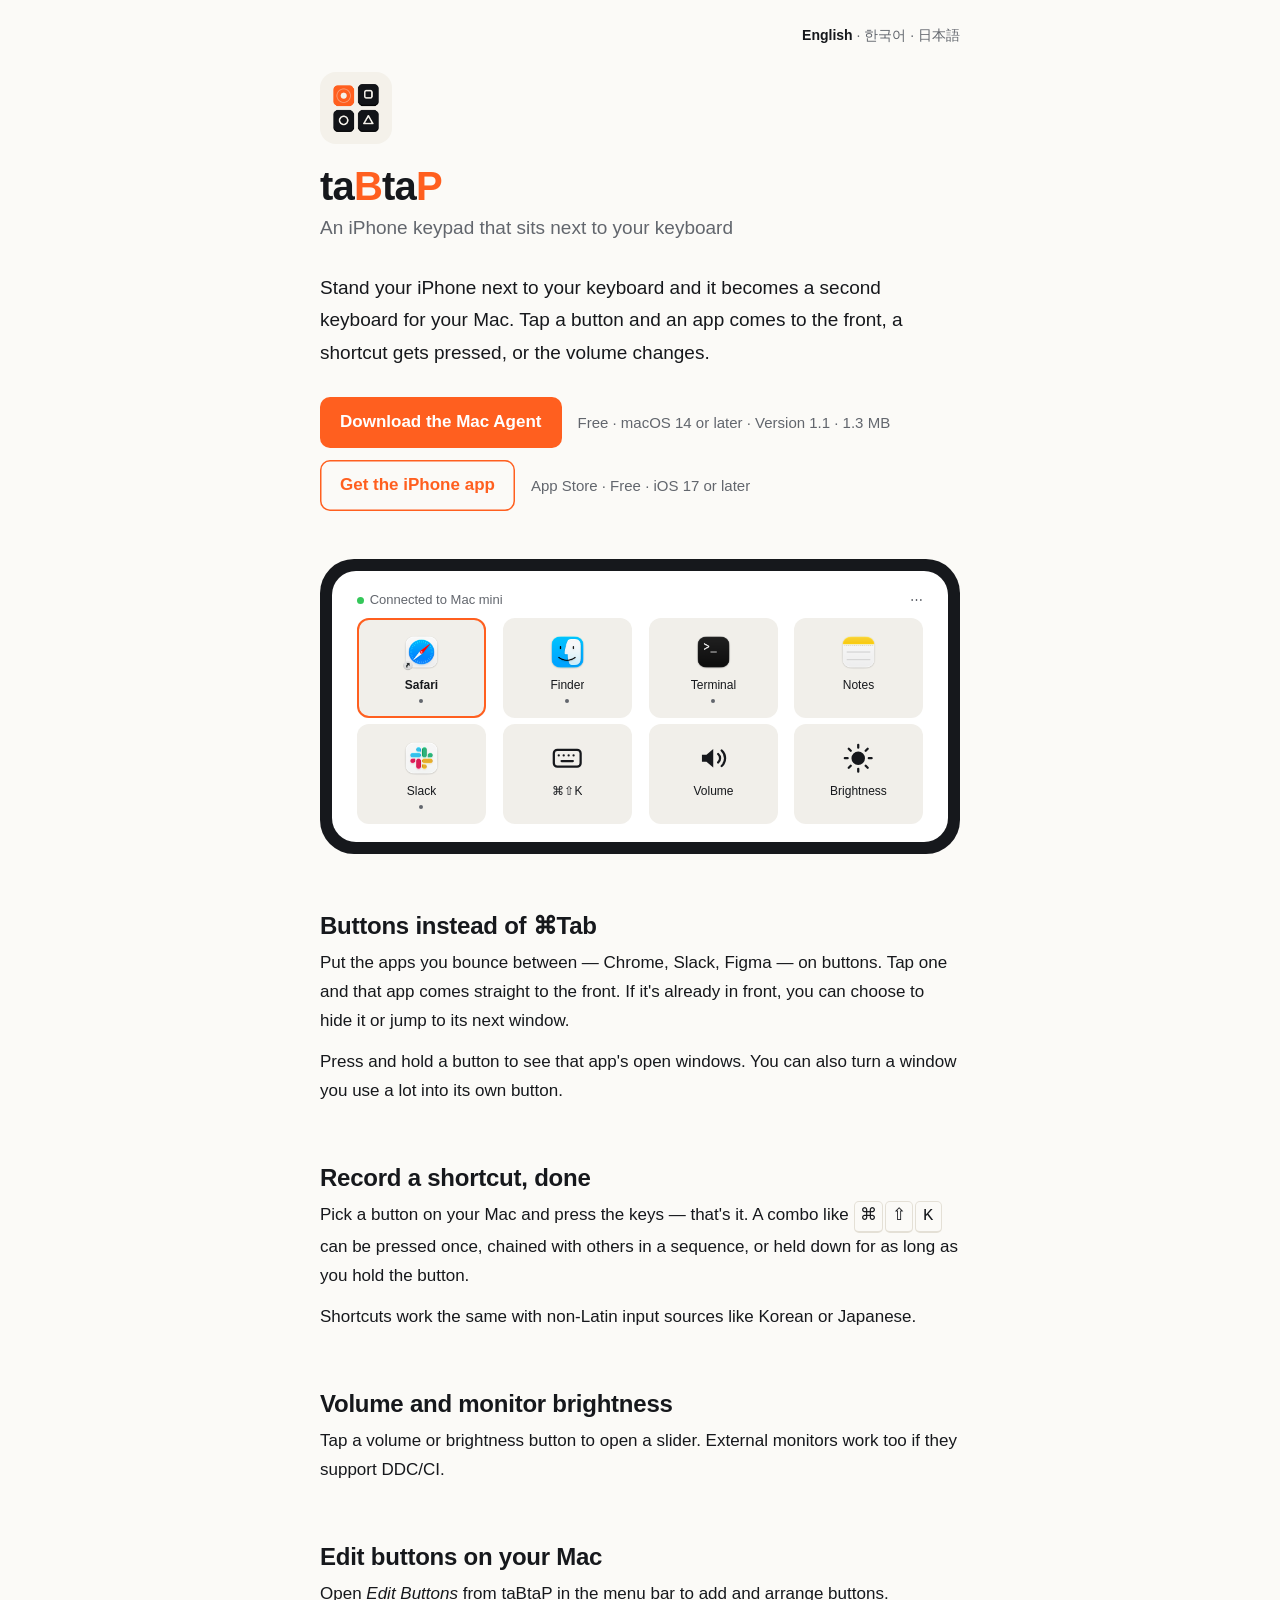
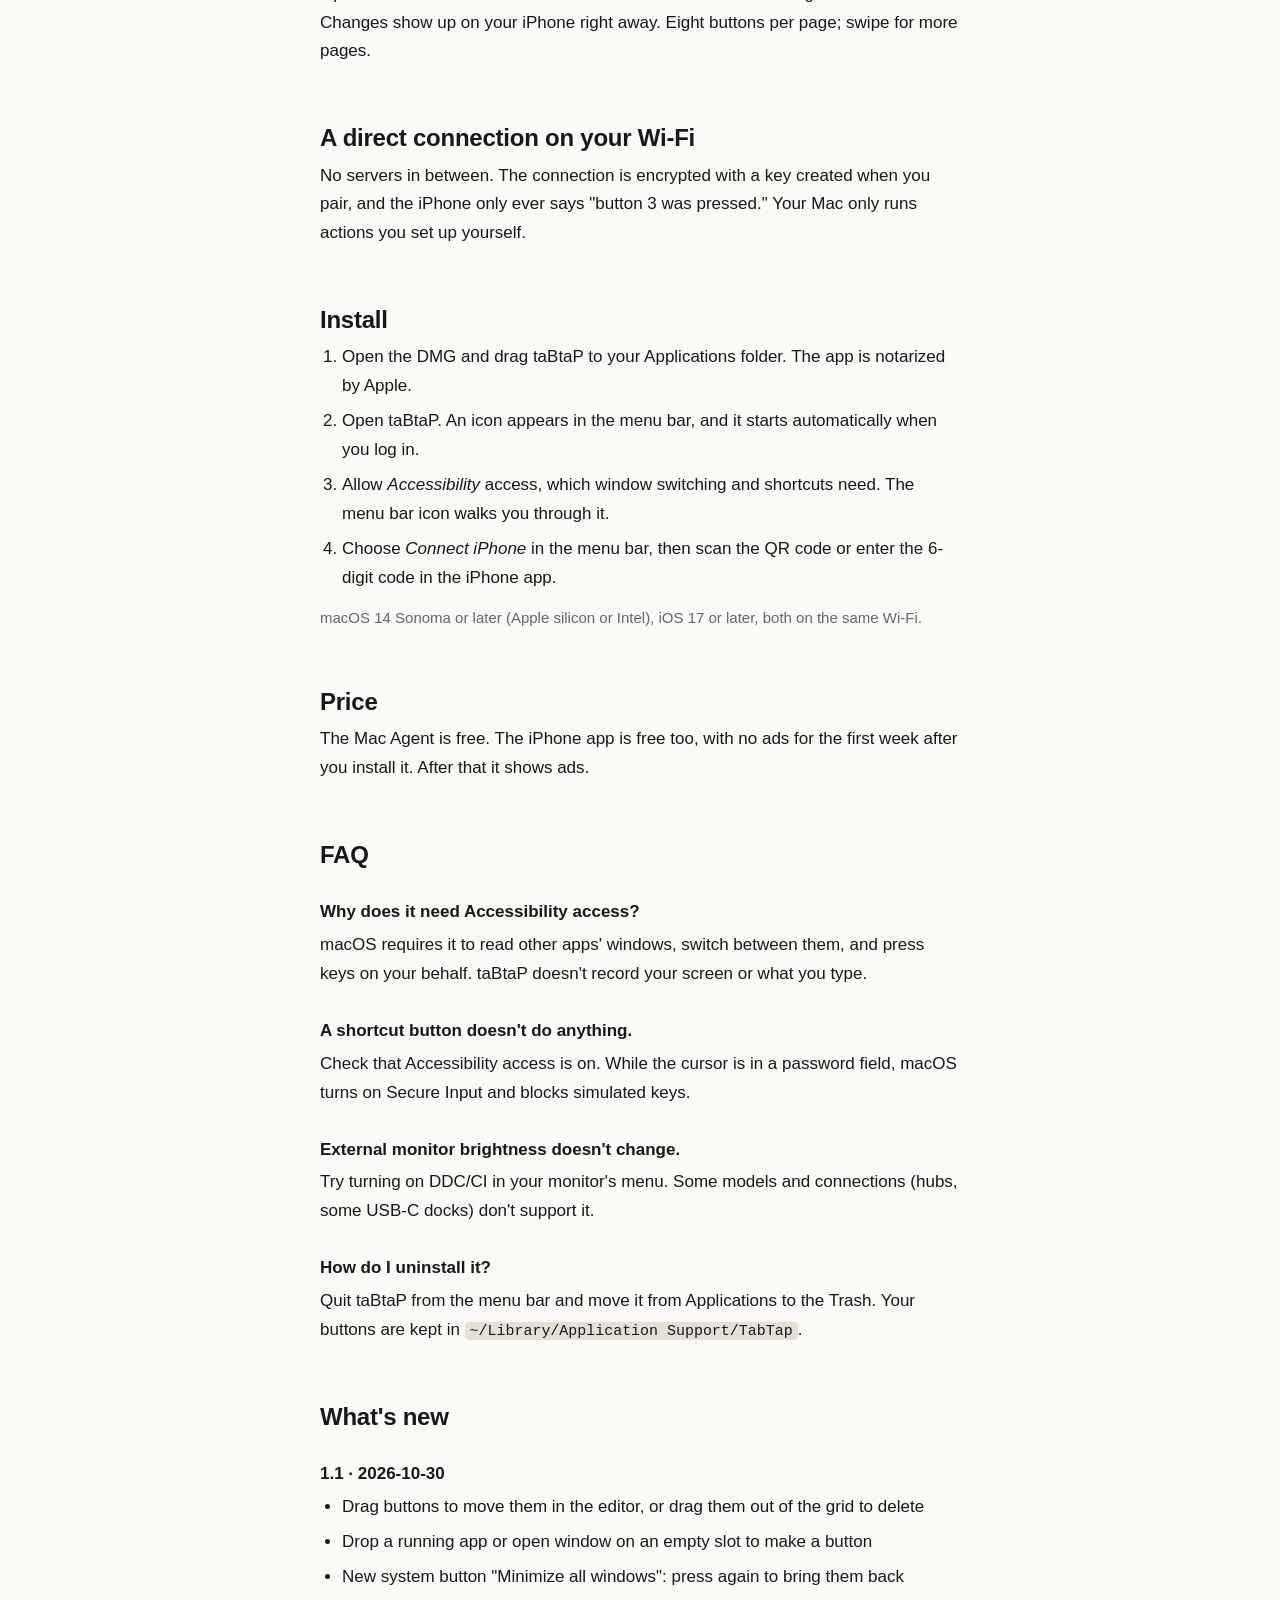
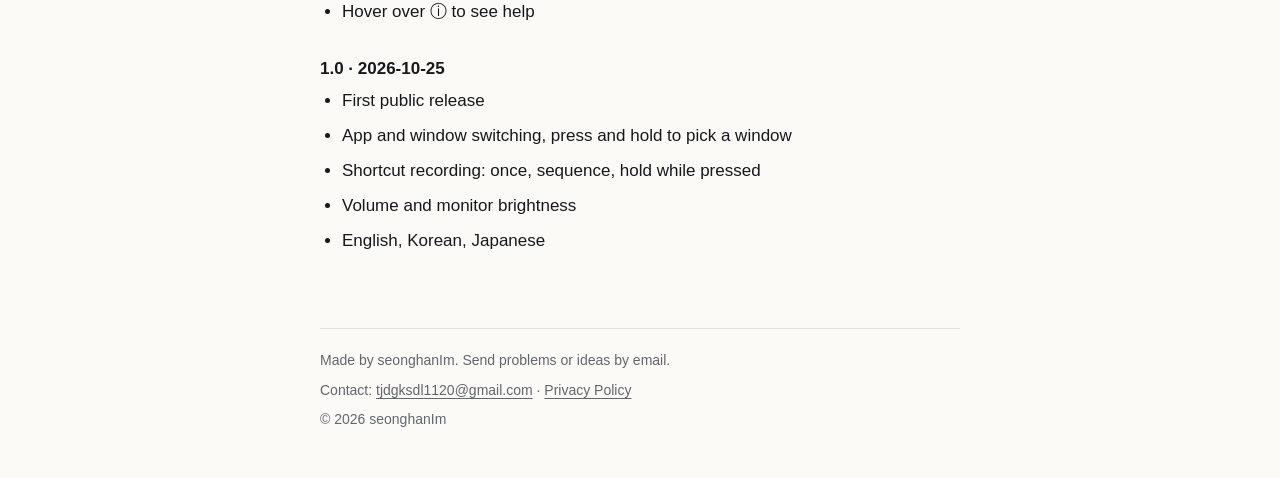
<file: index.html>
<!doctype html>
<html lang="en">
<head>
  <meta charset="utf-8">
  <meta name="viewport" content="width=device-width, initial-scale=1">
  <title>taBtaP — an iPhone keypad for your Mac</title>
  <meta name="description" content="Stand your iPhone next to your keyboard and it becomes a second keyboard for your Mac. Switch apps and press shortcuts with one tap.">
  <meta name="color-scheme" content="light dark">
  <meta property="og:title" content="taBtaP">
  <meta property="og:description" content="Stand your iPhone next to your keyboard and it becomes a second keyboard for your Mac. Switch apps and press shortcuts with one tap.">
  <meta property="og:image" content="icon.png">
  <link rel="alternate" hreflang="en" href="">
  <link rel="alternate" hreflang="ko" href="ko/">
  <link rel="alternate" hreflang="ja" href="ja/">
  <link rel="icon" href="icon.png">
  <link rel="apple-touch-icon" href="apple-touch-icon.png">
  <link rel="stylesheet" href="style.css">
</head>
<body>
<script>
try {
  var saved = localStorage.getItem('lang');
  var lang = saved || (navigator.language || '').slice(0, 2);
  if (lang === 'ko' || lang === 'ja') location.replace(lang + '/');
} catch (e) {}
</script>
<main>
  <nav class="langs" aria-label="Language"><strong>English</strong> · <a href="ko/" data-lang="ko">한국어</a> · <a href="ja/" data-lang="ja">日本語</a></nav>
  <header>
    <img class="icon" src="icon.png" alt="" width="72" height="72">
    <h1>ta<span class="hi">B</span>ta<span class="hi">P</span></h1>
    <p class="tagline">An iPhone keypad that sits next to your keyboard</p>
  </header>

  <p class="intro">Stand your iPhone next to your keyboard and it becomes a second keyboard for your Mac. Tap a button and an app comes to the front, a shortcut gets pressed, or the volume changes.</p>

  <p class="cta">
    <a class="download" href="download/taBtaP-Agent.dmg">Download the Mac Agent</a>
    <span class="meta">Free · macOS 14 or later · Version 1.1 · 1.3 MB</span>
  </p>
  <p class="cta">
    <a class="download secondary" href="https://apps.apple.com/app/id6826741150">Get the iPhone app</a>
    <span class="meta">App Store · Free · iOS 17 or later</span>
  </p>

  <figure class="device" aria-hidden="true">
      <div class="screen">
        <div class="bar"><span class="dot"></span>Connected to Mac mini<span class="more">⋯</span></div>
        <div class="grid"><div class="tile front running"><span class="art"><img src="images/safari.png" alt=""></span><span class="label">Safari</span><span class="run"></span></div><div class="tile running"><span class="art"><img src="images/finder.png" alt=""></span><span class="label">Finder</span><span class="run"></span></div><div class="tile running"><span class="art"><img src="images/terminal.png" alt=""></span><span class="label">Terminal</span><span class="run"></span></div><div class="tile"><span class="art"><img src="images/notes.png" alt=""></span><span class="label">Notes</span><span class="run"></span></div><div class="tile running"><span class="art"><img src="images/slack.png" alt=""></span><span class="label">Slack</span><span class="run"></span></div><div class="tile"><span class="art"><svg viewBox="0 0 24 24" fill="none" stroke="currentColor" stroke-width="1.6" stroke-linecap="round"><rect x="2.5" y="6" width="19" height="12" rx="2.5"/><path d="M6 10h.01M9.5 10h.01M13 10h.01M16.5 10h.01M8 14h8"/></svg></span><span class="label">⌘⇧K</span><span class="run"></span></div><div class="tile"><span class="art"><svg viewBox="0 0 24 24" fill="currentColor"><path d="M4 9.5h3.2L12 5.5v13l-4.8-4H4z"/><path d="M15.5 9a4 4 0 0 1 0 6M18 6.5a7.5 7.5 0 0 1 0 11" fill="none" stroke="currentColor" stroke-width="1.6" stroke-linecap="round"/></svg></span><span class="label">Volume</span><span class="run"></span></div><div class="tile"><span class="art"><svg viewBox="0 0 24 24" fill="none" stroke="currentColor" stroke-width="1.6" stroke-linecap="round"><circle cx="12" cy="12" r="4" fill="currentColor"/><path d="M12 2.5v2M12 19.5v2M2.5 12h2M19.5 12h2M5.3 5.3l1.4 1.4M17.3 17.3l1.4 1.4M5.3 18.7l1.4-1.4M17.3 6.7l1.4-1.4"/></svg></span><span class="label">Brightness</span><span class="run"></span></div></div>
      </div>
    </figure>

  <article>
    <h2>Buttons instead of ⌘Tab</h2>
    <p>Put the apps you bounce between — Chrome, Slack, Figma — on buttons. Tap one and that app comes straight to the front. If it's already in front, you can choose to hide it or jump to its next window.</p><p>Press and hold a button to see that app's open windows. You can also turn a window you use a lot into its own button.</p>
    <h2>Record a shortcut, done</h2>
    <p>Pick a button on your Mac and press the keys — that's it. A combo like <kbd>⌘</kbd><kbd>⇧</kbd><kbd>K</kbd> can be pressed once, chained with others in a sequence, or held down for as long as you hold the button.</p><p>Shortcuts work the same with non-Latin input sources like Korean or Japanese.</p>
    <h2>Volume and monitor brightness</h2>
    <p>Tap a volume or brightness button to open a slider. External monitors work too if they support DDC/CI.</p>
    <h2>Edit buttons on your Mac</h2>
    <p>Open <em>Edit Buttons</em> from taBtaP in the menu bar to add and arrange buttons. Changes show up on your iPhone right away. Eight buttons per page; swipe for more pages.</p>
    <h2>A direct connection on your Wi-Fi</h2>
    <p>No servers in between. The connection is encrypted with a key created when you pair, and the iPhone only ever says "button 3 was pressed." Your Mac only runs actions you set up yourself.</p>

    <h2 id="install">Install</h2>
    <ol><li>Open the DMG and drag taBtaP to your Applications folder. The app is notarized by Apple.</li><li>Open taBtaP. An icon appears in the menu bar, and it starts automatically when you log in.</li><li>Allow <em>Accessibility</em> access, which window switching and shortcuts need. The menu bar icon walks you through it.</li><li>Choose <em>Connect iPhone</em> in the menu bar, then scan the QR code or enter the 6-digit code in the iPhone app.</li></ol>
    <p class="note">macOS 14 Sonoma or later (Apple silicon or Intel), iOS 17 or later, both on the same Wi-Fi.</p>

    <h2>Price</h2>
    <p>The Mac Agent is free. The iPhone app is free too, with no ads for the first week after you install it. After that it shows ads.</p>

    <h2 id="faq">FAQ</h2>
    <h3>Why does it need Accessibility access?</h3>
    <p>macOS requires it to read other apps' windows, switch between them, and press keys on your behalf. taBtaP doesn't record your screen or what you type.</p>
    <h3>A shortcut button doesn't do anything.</h3>
    <p>Check that Accessibility access is on. While the cursor is in a password field, macOS turns on Secure Input and blocks simulated keys.</p>
    <h3>External monitor brightness doesn't change.</h3>
    <p>Try turning on DDC/CI in your monitor's menu. Some models and connections (hubs, some USB-C docks) don't support it.</p>
    <h3>How do I uninstall it?</h3>
    <p>Quit taBtaP from the menu bar and move it from Applications to the Trash. Your buttons are kept in <code>~/Library/Application Support/TabTap</code>.</p>

    <h2 id="changes">What's new</h2>
    <h3>1.1 · 2026-10-30</h3>
    <ul><li>Drag buttons to move them in the editor, or drag them out of the grid to delete</li><li>Drop a running app or open window on an empty slot to make a button</li><li>New system button "Minimize all windows": press again to bring them back</li><li>Hover over ⓘ to see help</li></ul>
    <h3>1.0 · 2026-10-25</h3>
    <ul><li>First public release</li><li>App and window switching, press and hold to pick a window</li><li>Shortcut recording: once, sequence, hold while pressed</li><li>Volume and monitor brightness</li><li>English, Korean, Japanese</li></ul>
  </article>

  <footer>
    <p>Made by seonghanIm. Send problems or ideas by email.</p>
    <p>Contact: <a href="mailto:tjdgksdl1120@gmail.com">tjdgksdl1120@gmail.com</a> · <a href="privacy.html">Privacy Policy</a></p>
    <p>© 2026 seonghanIm</p>
  </footer>
  <script>
  document.querySelectorAll('[data-lang]').forEach(function (a) {
    a.addEventListener('click', function () { try { localStorage.setItem('lang', a.dataset.lang); } catch (e) {} });
  });
  </script>
</main>
</body>
</html>
</file>
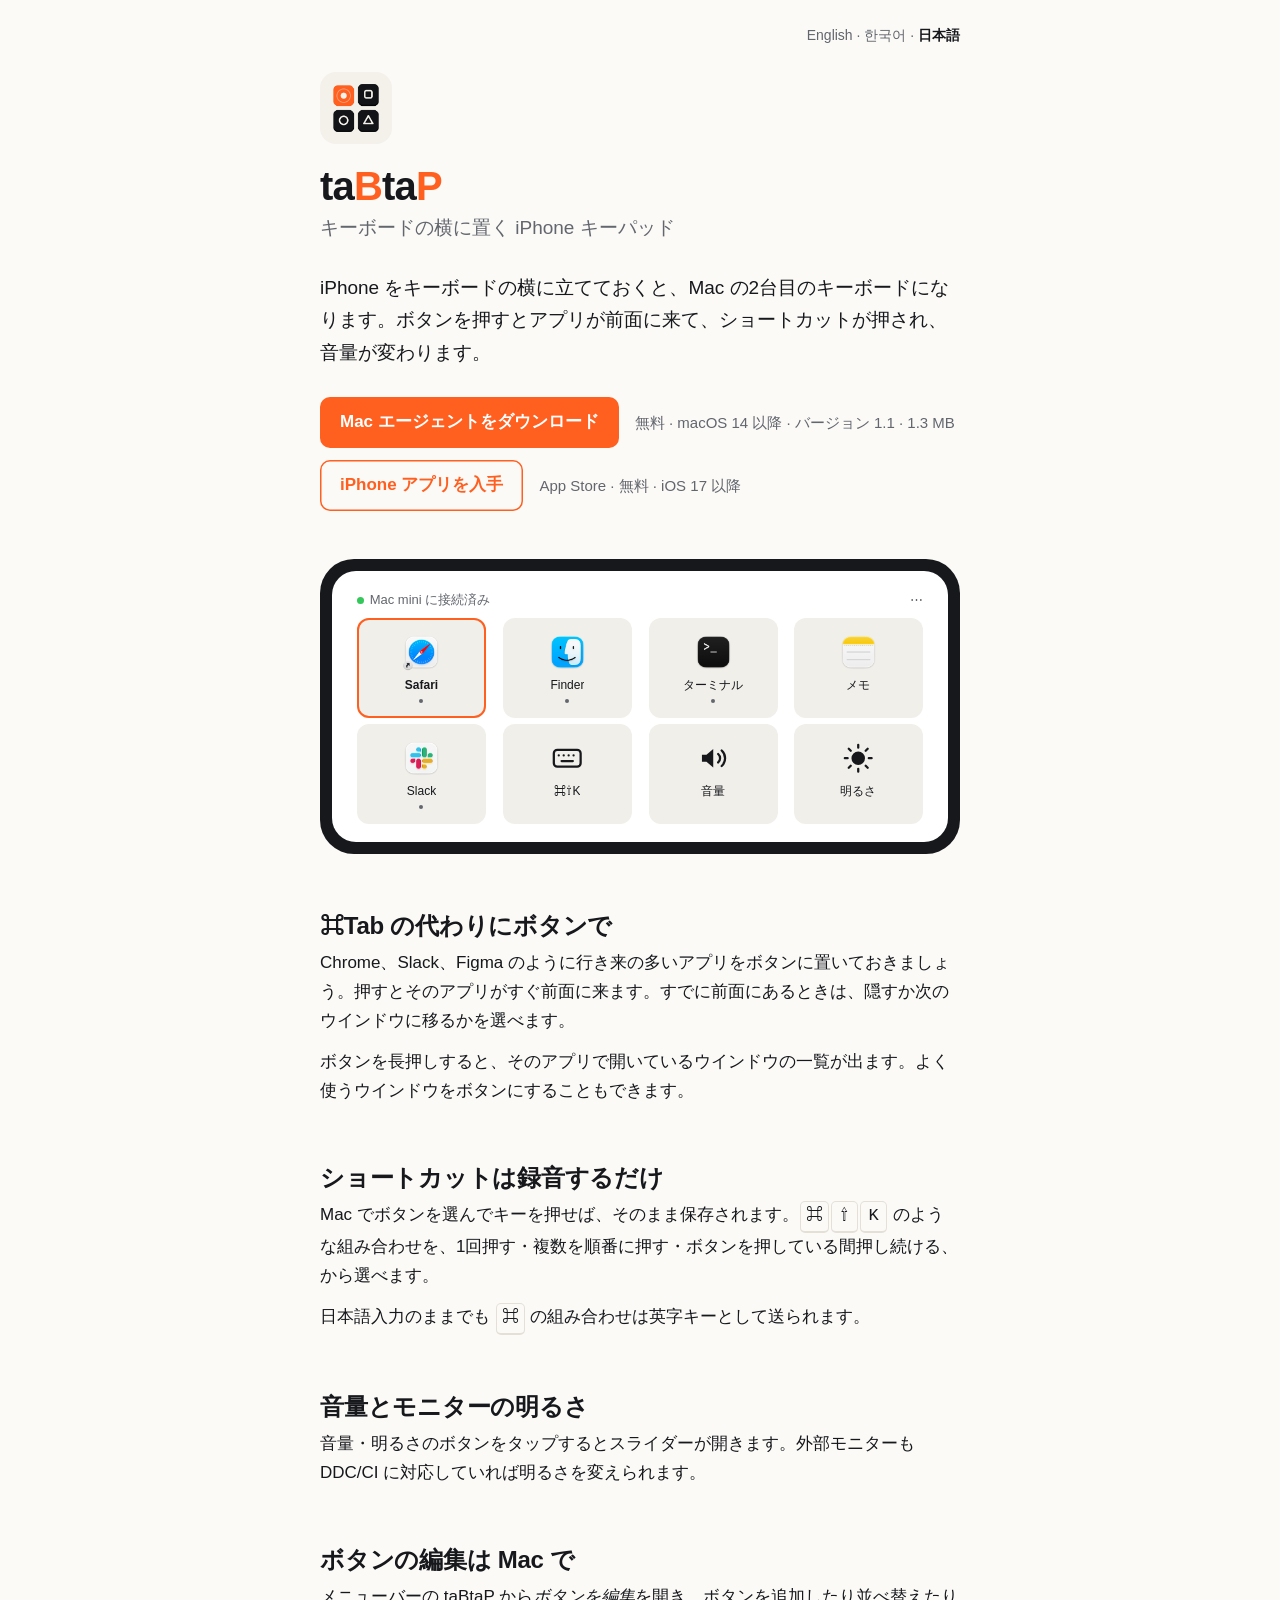
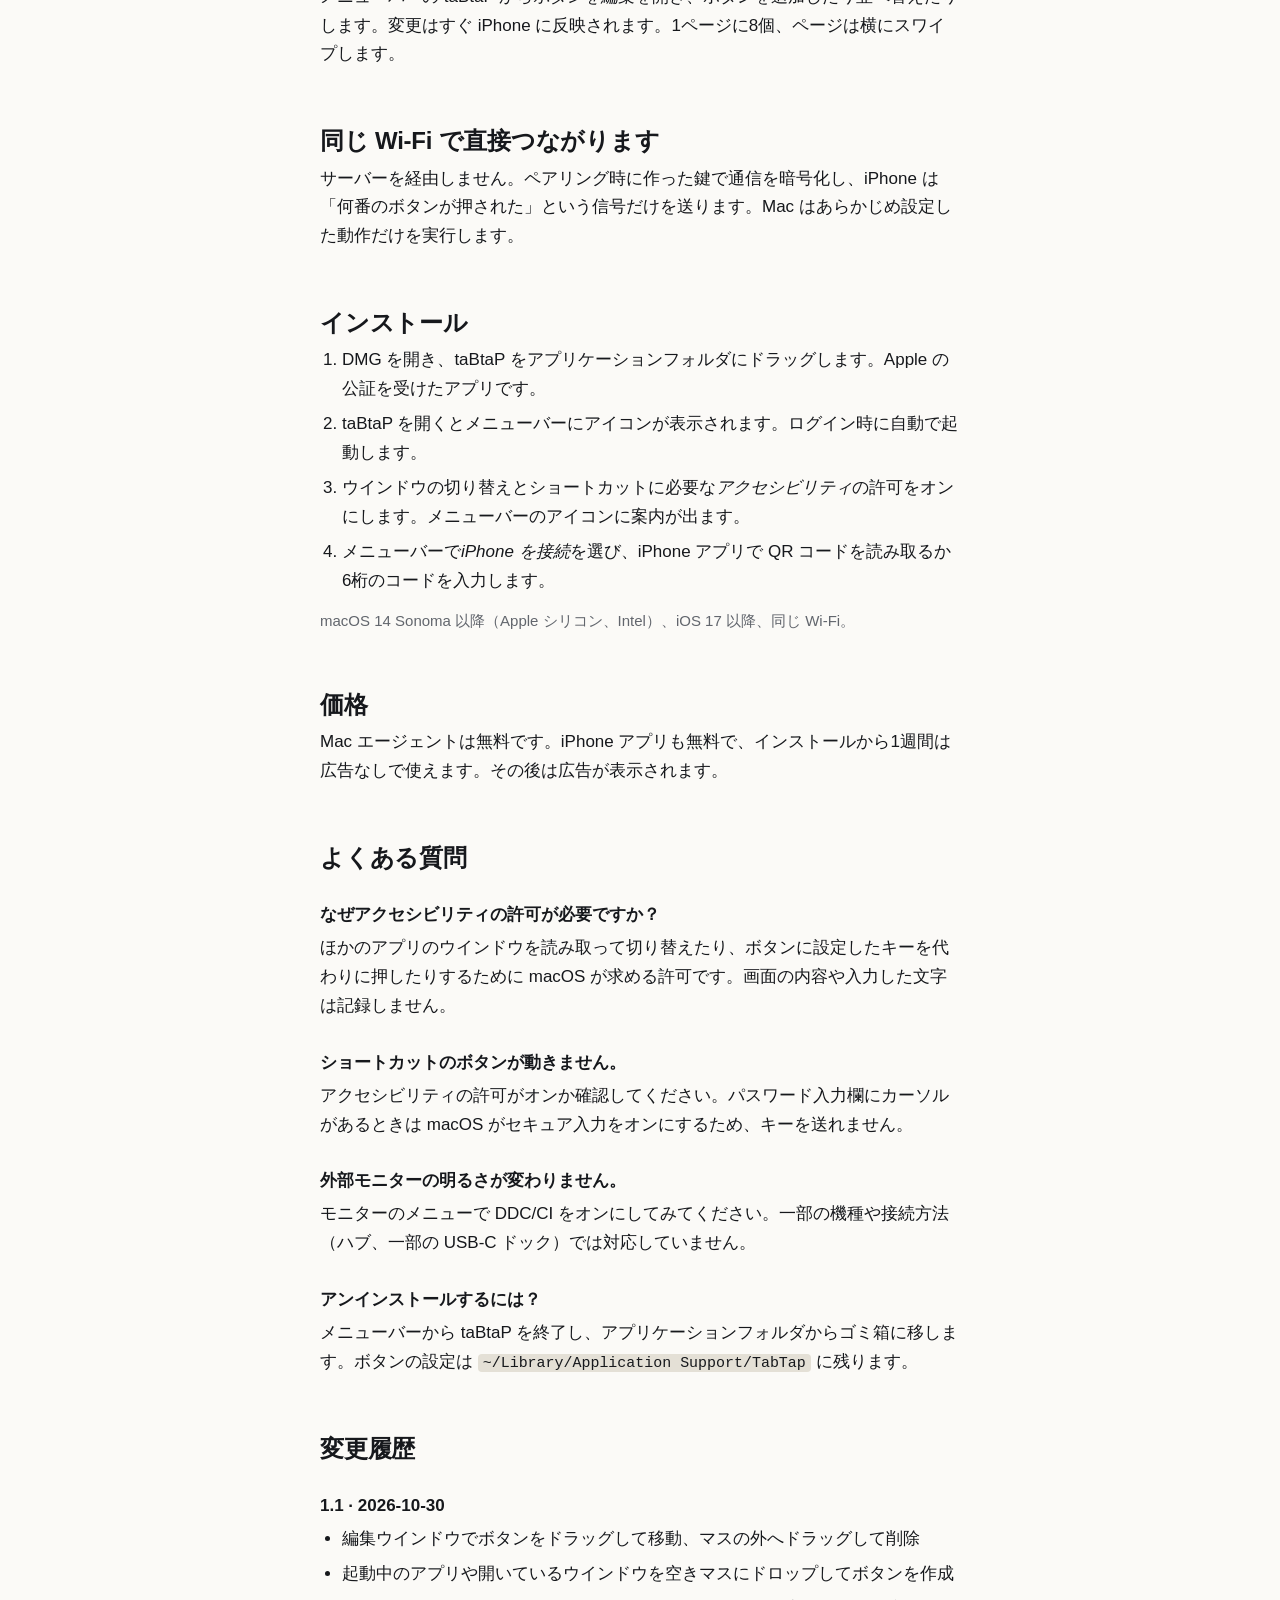
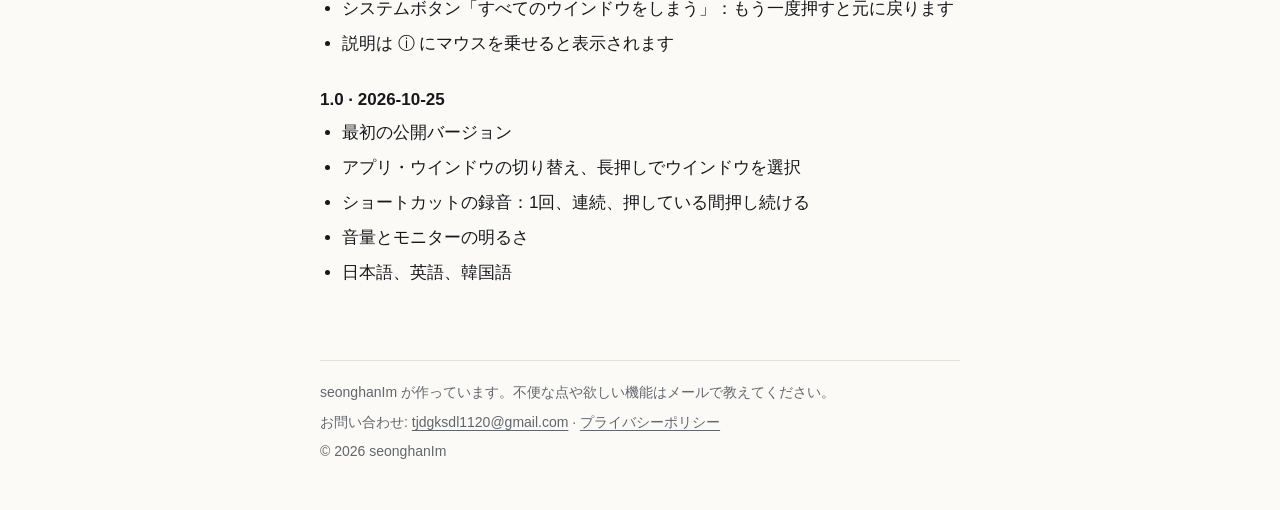
<file: ja/index.html>
<!doctype html>
<html lang="ja">
<head>
  <meta charset="utf-8">
  <meta name="viewport" content="width=device-width, initial-scale=1">
  <title>taBtaP — キーボードの横に置く iPhone キーパッド</title>
  <meta name="description" content="iPhone をキーボードの横に立てておくと、Mac の2台目のキーボードになります。ボタンひとつでアプリを切り替え、ショートカットを押せます。">
  <meta name="color-scheme" content="light dark">
  <meta property="og:title" content="taBtaP">
  <meta property="og:description" content="iPhone をキーボードの横に立てておくと、Mac の2台目のキーボードになります。ボタンひとつでアプリを切り替え、ショートカットを押せます。">
  <meta property="og:image" content="../icon.png">
  <link rel="alternate" hreflang="en" href="../">
  <link rel="alternate" hreflang="ko" href="../ko/">
  <link rel="alternate" hreflang="ja" href="../ja/">
  <link rel="icon" href="../icon.png">
  <link rel="apple-touch-icon" href="../apple-touch-icon.png">
  <link rel="stylesheet" href="../style.css">
</head>
<body>

<main>
  <nav class="langs" aria-label="言語"><a href="../" data-lang="en">English</a> · <a href="../ko/" data-lang="ko">한국어</a> · <strong>日本語</strong></nav>
  <header>
    <img class="icon" src="../icon.png" alt="" width="72" height="72">
    <h1>ta<span class="hi">B</span>ta<span class="hi">P</span></h1>
    <p class="tagline">キーボードの横に置く iPhone キーパッド</p>
  </header>

  <p class="intro">iPhone をキーボードの横に立てておくと、Mac の2台目のキーボードになります。ボタンを押すとアプリが前面に来て、ショートカットが押され、音量が変わります。</p>

  <p class="cta">
    <a class="download" href="../download/taBtaP-Agent.dmg">Mac エージェントをダウンロード</a>
    <span class="meta">無料 · macOS 14 以降 · バージョン 1.1 · 1.3 MB</span>
  </p>
  <p class="cta">
    <a class="download secondary" href="https://apps.apple.com/app/id6826741150">iPhone アプリを入手</a>
    <span class="meta">App Store · 無料 · iOS 17 以降</span>
  </p>

  <figure class="device" aria-hidden="true">
      <div class="screen">
        <div class="bar"><span class="dot"></span>Mac mini に接続済み<span class="more">⋯</span></div>
        <div class="grid"><div class="tile front running"><span class="art"><img src="../images/safari.png" alt=""></span><span class="label">Safari</span><span class="run"></span></div><div class="tile running"><span class="art"><img src="../images/finder.png" alt=""></span><span class="label">Finder</span><span class="run"></span></div><div class="tile running"><span class="art"><img src="../images/terminal.png" alt=""></span><span class="label">ターミナル</span><span class="run"></span></div><div class="tile"><span class="art"><img src="../images/notes.png" alt=""></span><span class="label">メモ</span><span class="run"></span></div><div class="tile running"><span class="art"><img src="../images/slack.png" alt=""></span><span class="label">Slack</span><span class="run"></span></div><div class="tile"><span class="art"><svg viewBox="0 0 24 24" fill="none" stroke="currentColor" stroke-width="1.6" stroke-linecap="round"><rect x="2.5" y="6" width="19" height="12" rx="2.5"/><path d="M6 10h.01M9.5 10h.01M13 10h.01M16.5 10h.01M8 14h8"/></svg></span><span class="label">⌘⇧K</span><span class="run"></span></div><div class="tile"><span class="art"><svg viewBox="0 0 24 24" fill="currentColor"><path d="M4 9.5h3.2L12 5.5v13l-4.8-4H4z"/><path d="M15.5 9a4 4 0 0 1 0 6M18 6.5a7.5 7.5 0 0 1 0 11" fill="none" stroke="currentColor" stroke-width="1.6" stroke-linecap="round"/></svg></span><span class="label">音量</span><span class="run"></span></div><div class="tile"><span class="art"><svg viewBox="0 0 24 24" fill="none" stroke="currentColor" stroke-width="1.6" stroke-linecap="round"><circle cx="12" cy="12" r="4" fill="currentColor"/><path d="M12 2.5v2M12 19.5v2M2.5 12h2M19.5 12h2M5.3 5.3l1.4 1.4M17.3 17.3l1.4 1.4M5.3 18.7l1.4-1.4M17.3 6.7l1.4-1.4"/></svg></span><span class="label">明るさ</span><span class="run"></span></div></div>
      </div>
    </figure>

  <article>
    <h2>⌘Tab の代わりにボタンで</h2>
    <p>Chrome、Slack、Figma のように行き来の多いアプリをボタンに置いておきましょう。押すとそのアプリがすぐ前面に来ます。すでに前面にあるときは、隠すか次のウインドウに移るかを選べます。</p><p>ボタンを長押しすると、そのアプリで開いているウインドウの一覧が出ます。よく使うウインドウをボタンにすることもできます。</p>
    <h2>ショートカットは録音するだけ</h2>
    <p>Mac でボタンを選んでキーを押せば、そのまま保存されます。<kbd>⌘</kbd><kbd>⇧</kbd><kbd>K</kbd> のような組み合わせを、1回押す・複数を順番に押す・ボタンを押している間押し続ける、から選べます。</p><p>日本語入力のままでも <kbd>⌘</kbd> の組み合わせは英字キーとして送られます。</p>
    <h2>音量とモニターの明るさ</h2>
    <p>音量・明るさのボタンをタップするとスライダーが開きます。外部モニターも DDC/CI に対応していれば明るさを変えられます。</p>
    <h2>ボタンの編集は Mac で</h2>
    <p>メニューバーの taBtaP から<em>ボタンを編集</em>を開き、ボタンを追加したり並べ替えたりします。変更はすぐ iPhone に反映されます。1ページに8個、ページは横にスワイプします。</p>
    <h2>同じ Wi-Fi で直接つながります</h2>
    <p>サーバーを経由しません。ペアリング時に作った鍵で通信を暗号化し、iPhone は「何番のボタンが押された」という信号だけを送ります。Mac はあらかじめ設定した動作だけを実行します。</p>

    <h2 id="install">インストール</h2>
    <ol><li>DMG を開き、taBtaP をアプリケーションフォルダにドラッグします。Apple の公証を受けたアプリです。</li><li>taBtaP を開くとメニューバーにアイコンが表示されます。ログイン時に自動で起動します。</li><li>ウインドウの切り替えとショートカットに必要な<em>アクセシビリティ</em>の許可をオンにします。メニューバーのアイコンに案内が出ます。</li><li>メニューバーで<em>iPhone を接続</em>を選び、iPhone アプリで QR コードを読み取るか6桁のコードを入力します。</li></ol>
    <p class="note">macOS 14 Sonoma 以降（Apple シリコン、Intel）、iOS 17 以降、同じ Wi-Fi。</p>

    <h2>価格</h2>
    <p>Mac エージェントは無料です。iPhone アプリも無料で、インストールから1週間は広告なしで使えます。その後は広告が表示されます。</p>

    <h2 id="faq">よくある質問</h2>
    <h3>なぜアクセシビリティの許可が必要ですか？</h3>
    <p>ほかのアプリのウインドウを読み取って切り替えたり、ボタンに設定したキーを代わりに押したりするために macOS が求める許可です。画面の内容や入力した文字は記録しません。</p>
    <h3>ショートカットのボタンが動きません。</h3>
    <p>アクセシビリティの許可がオンか確認してください。パスワード入力欄にカーソルがあるときは macOS がセキュア入力をオンにするため、キーを送れません。</p>
    <h3>外部モニターの明るさが変わりません。</h3>
    <p>モニターのメニューで DDC/CI をオンにしてみてください。一部の機種や接続方法（ハブ、一部の USB-C ドック）では対応していません。</p>
    <h3>アンインストールするには？</h3>
    <p>メニューバーから taBtaP を終了し、アプリケーションフォルダからゴミ箱に移します。ボタンの設定は <code>~/Library/Application Support/TabTap</code> に残ります。</p>

    <h2 id="changes">変更履歴</h2>
    <h3>1.1 · 2026-10-30</h3>
    <ul><li>編集ウインドウでボタンをドラッグして移動、マスの外へドラッグして削除</li><li>起動中のアプリや開いているウインドウを空きマスにドロップしてボタンを作成</li><li>システムボタン「すべてのウインドウをしまう」：もう一度押すと元に戻ります</li><li>説明は ⓘ にマウスを乗せると表示されます</li></ul>
    <h3>1.0 · 2026-10-25</h3>
    <ul><li>最初の公開バージョン</li><li>アプリ・ウインドウの切り替え、長押しでウインドウを選択</li><li>ショートカットの録音：1回、連続、押している間押し続ける</li><li>音量とモニターの明るさ</li><li>日本語、英語、韓国語</li></ul>
  </article>

  <footer>
    <p>seonghanIm が作っています。不便な点や欲しい機能はメールで教えてください。</p>
    <p>お問い合わせ: <a href="mailto:tjdgksdl1120@gmail.com">tjdgksdl1120@gmail.com</a> · <a href="../ja/privacy.html">プライバシーポリシー</a></p>
    <p>© 2026 seonghanIm</p>
  </footer>
  <script>
  document.querySelectorAll('[data-lang]').forEach(function (a) {
    a.addEventListener('click', function () { try { localStorage.setItem('lang', a.dataset.lang); } catch (e) {} });
  });
  </script>
</main>
</body>
</html>
</file>
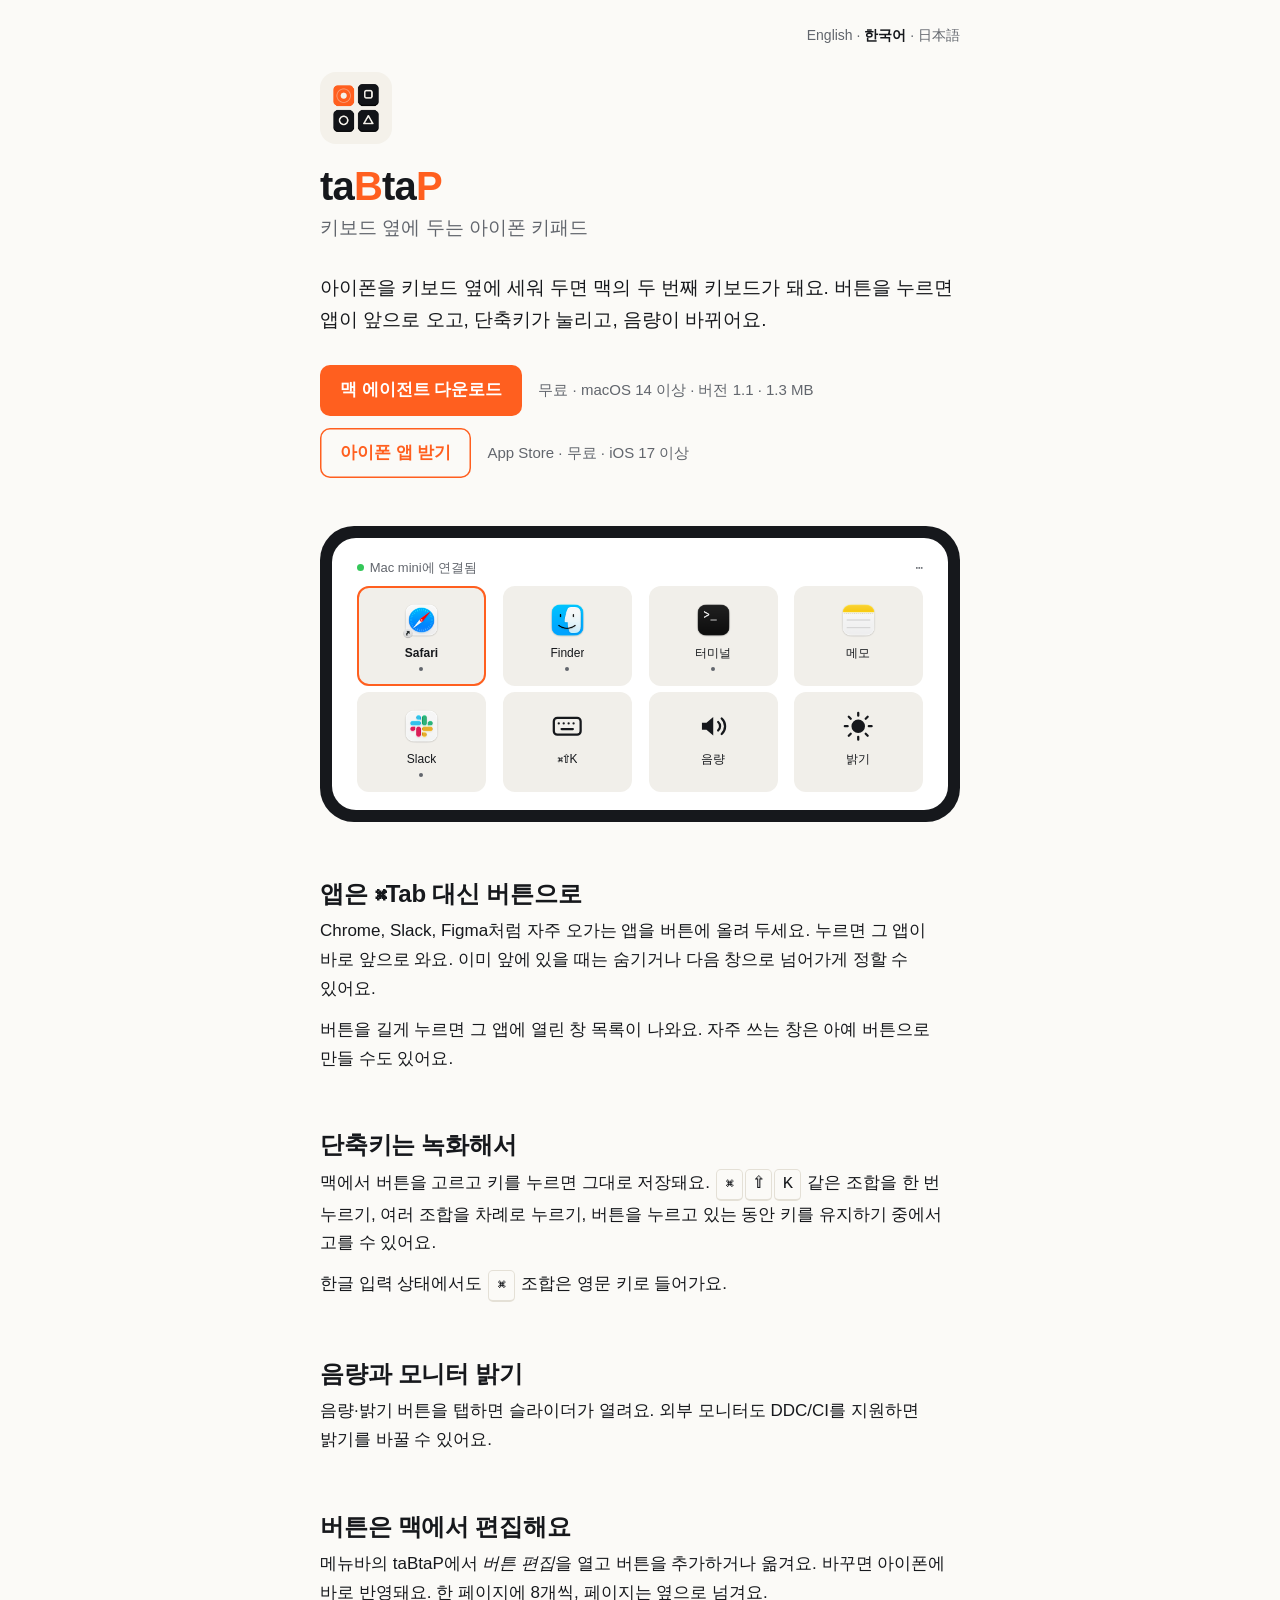
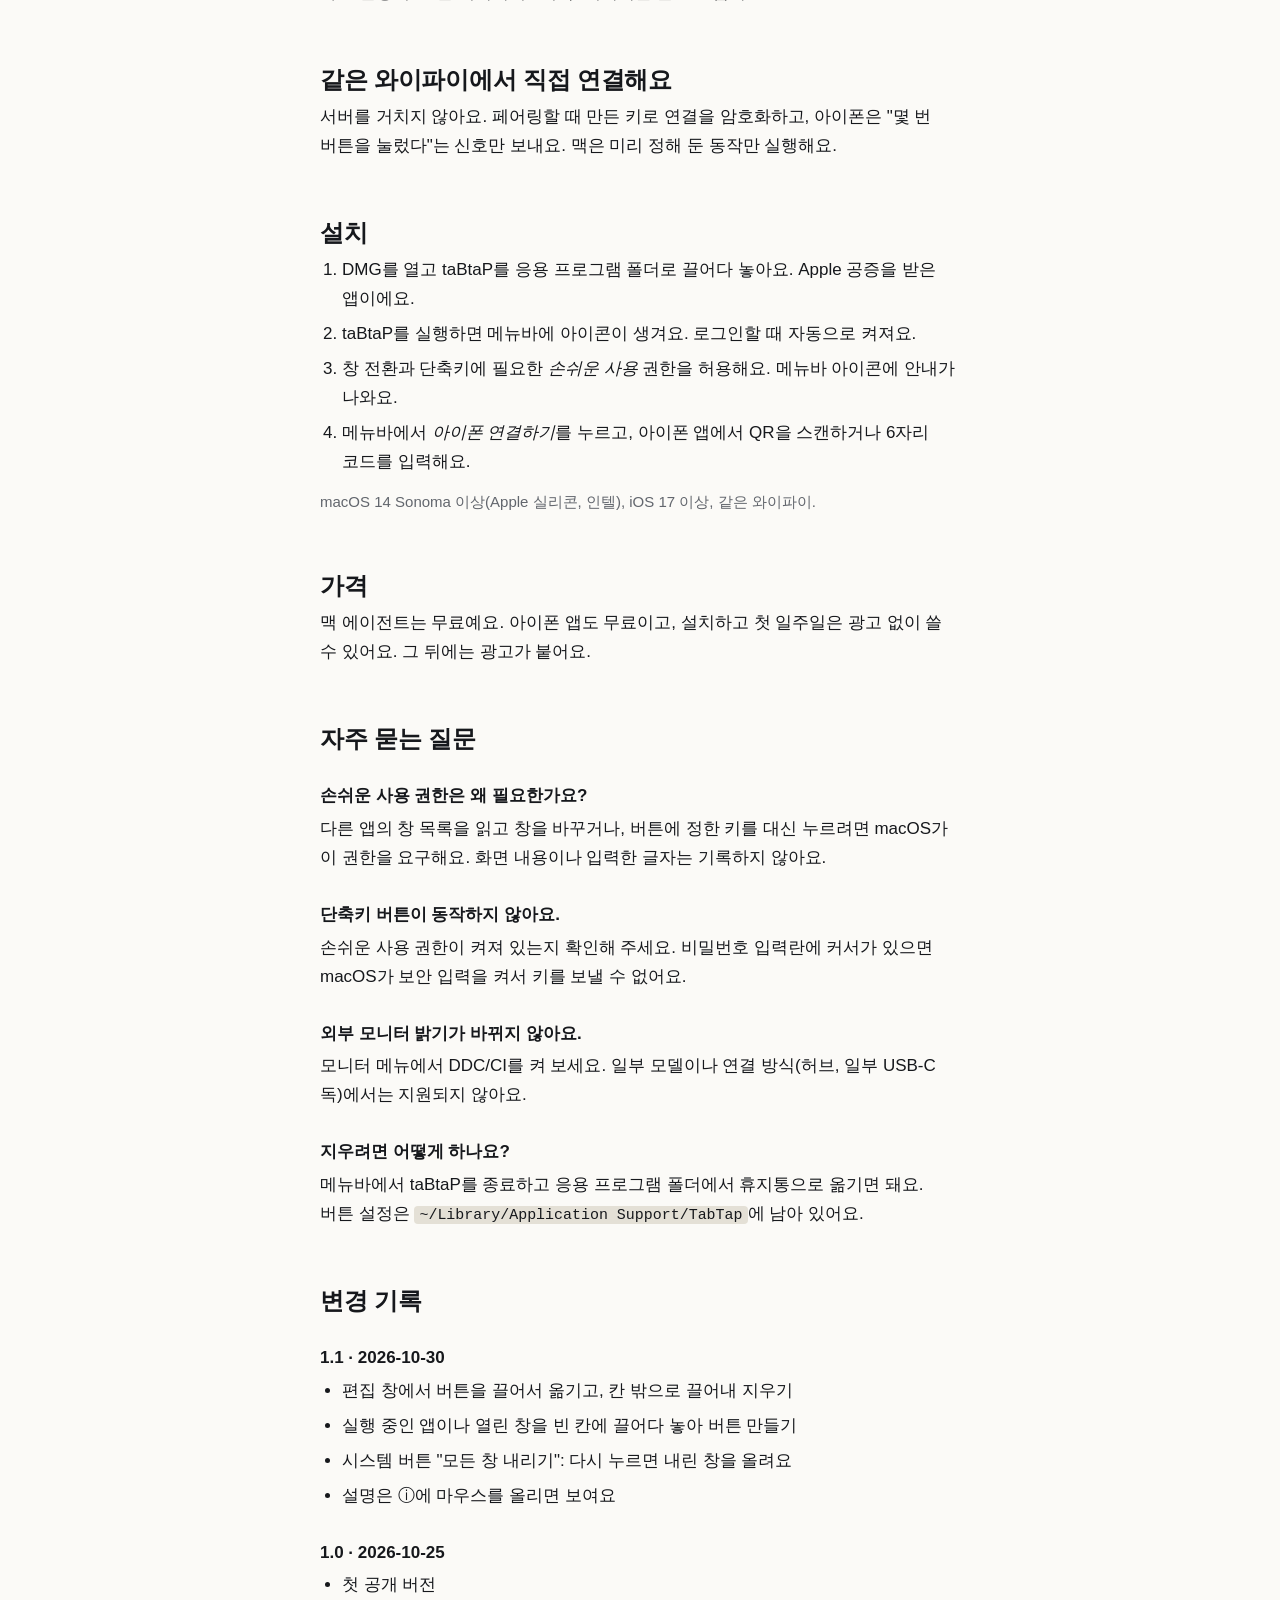
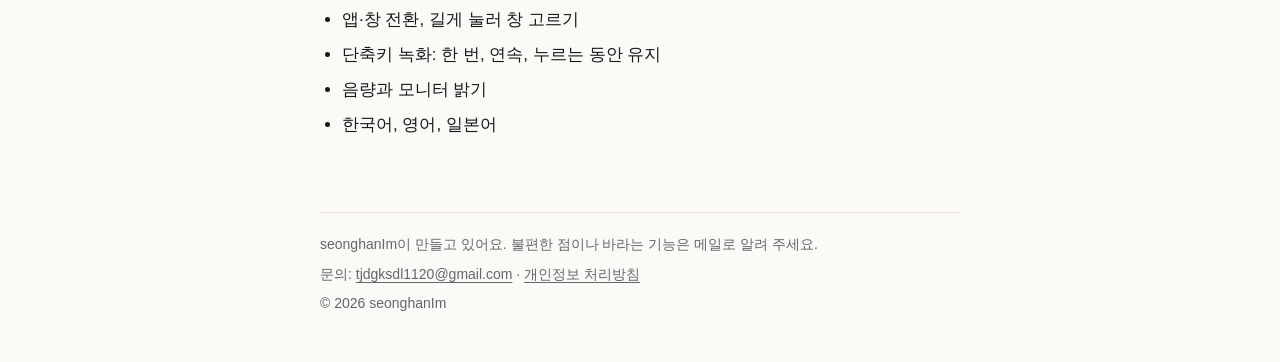
<file: ko/index.html>
<!doctype html>
<html lang="ko">
<head>
  <meta charset="utf-8">
  <meta name="viewport" content="width=device-width, initial-scale=1">
  <title>taBtaP — 키보드 옆에 두는 아이폰 키패드</title>
  <meta name="description" content="아이폰을 키보드 옆에 세워 두면 맥의 두 번째 키보드가 돼요. 버튼 하나로 앱을 바꾸고 단축키를 누르세요.">
  <meta name="color-scheme" content="light dark">
  <meta property="og:title" content="taBtaP">
  <meta property="og:description" content="아이폰을 키보드 옆에 세워 두면 맥의 두 번째 키보드가 돼요. 버튼 하나로 앱을 바꾸고 단축키를 누르세요.">
  <meta property="og:image" content="../icon.png">
  <link rel="alternate" hreflang="en" href="../">
  <link rel="alternate" hreflang="ko" href="../ko/">
  <link rel="alternate" hreflang="ja" href="../ja/">
  <link rel="icon" href="../icon.png">
  <link rel="apple-touch-icon" href="../apple-touch-icon.png">
  <link rel="stylesheet" href="../style.css">
</head>
<body>

<main>
  <nav class="langs" aria-label="언어"><a href="../" data-lang="en">English</a> · <strong>한국어</strong> · <a href="../ja/" data-lang="ja">日本語</a></nav>
  <header>
    <img class="icon" src="../icon.png" alt="" width="72" height="72">
    <h1>ta<span class="hi">B</span>ta<span class="hi">P</span></h1>
    <p class="tagline">키보드 옆에 두는 아이폰 키패드</p>
  </header>

  <p class="intro">아이폰을 키보드 옆에 세워 두면 맥의 두 번째 키보드가 돼요. 버튼을 누르면 앱이 앞으로 오고, 단축키가 눌리고, 음량이 바뀌어요.</p>

  <p class="cta">
    <a class="download" href="../download/taBtaP-Agent.dmg">맥 에이전트 다운로드</a>
    <span class="meta">무료 · macOS 14 이상 · 버전 1.1 · 1.3 MB</span>
  </p>
  <p class="cta">
    <a class="download secondary" href="https://apps.apple.com/app/id6826741150">아이폰 앱 받기</a>
    <span class="meta">App Store · 무료 · iOS 17 이상</span>
  </p>

  <figure class="device" aria-hidden="true">
      <div class="screen">
        <div class="bar"><span class="dot"></span>Mac mini에 연결됨<span class="more">⋯</span></div>
        <div class="grid"><div class="tile front running"><span class="art"><img src="../images/safari.png" alt=""></span><span class="label">Safari</span><span class="run"></span></div><div class="tile running"><span class="art"><img src="../images/finder.png" alt=""></span><span class="label">Finder</span><span class="run"></span></div><div class="tile running"><span class="art"><img src="../images/terminal.png" alt=""></span><span class="label">터미널</span><span class="run"></span></div><div class="tile"><span class="art"><img src="../images/notes.png" alt=""></span><span class="label">메모</span><span class="run"></span></div><div class="tile running"><span class="art"><img src="../images/slack.png" alt=""></span><span class="label">Slack</span><span class="run"></span></div><div class="tile"><span class="art"><svg viewBox="0 0 24 24" fill="none" stroke="currentColor" stroke-width="1.6" stroke-linecap="round"><rect x="2.5" y="6" width="19" height="12" rx="2.5"/><path d="M6 10h.01M9.5 10h.01M13 10h.01M16.5 10h.01M8 14h8"/></svg></span><span class="label">⌘⇧K</span><span class="run"></span></div><div class="tile"><span class="art"><svg viewBox="0 0 24 24" fill="currentColor"><path d="M4 9.5h3.2L12 5.5v13l-4.8-4H4z"/><path d="M15.5 9a4 4 0 0 1 0 6M18 6.5a7.5 7.5 0 0 1 0 11" fill="none" stroke="currentColor" stroke-width="1.6" stroke-linecap="round"/></svg></span><span class="label">음량</span><span class="run"></span></div><div class="tile"><span class="art"><svg viewBox="0 0 24 24" fill="none" stroke="currentColor" stroke-width="1.6" stroke-linecap="round"><circle cx="12" cy="12" r="4" fill="currentColor"/><path d="M12 2.5v2M12 19.5v2M2.5 12h2M19.5 12h2M5.3 5.3l1.4 1.4M17.3 17.3l1.4 1.4M5.3 18.7l1.4-1.4M17.3 6.7l1.4-1.4"/></svg></span><span class="label">밝기</span><span class="run"></span></div></div>
      </div>
    </figure>

  <article>
    <h2>앱은 ⌘Tab 대신 버튼으로</h2>
    <p>Chrome, Slack, Figma처럼 자주 오가는 앱을 버튼에 올려 두세요. 누르면 그 앱이 바로 앞으로 와요. 이미 앞에 있을 때는 숨기거나 다음 창으로 넘어가게 정할 수 있어요.</p><p>버튼을 길게 누르면 그 앱에 열린 창 목록이 나와요. 자주 쓰는 창은 아예 버튼으로 만들 수도 있어요.</p>
    <h2>단축키는 녹화해서</h2>
    <p>맥에서 버튼을 고르고 키를 누르면 그대로 저장돼요. <kbd>⌘</kbd><kbd>⇧</kbd><kbd>K</kbd> 같은 조합을 한 번 누르기, 여러 조합을 차례로 누르기, 버튼을 누르고 있는 동안 키를 유지하기 중에서 고를 수 있어요.</p><p>한글 입력 상태에서도 <kbd>⌘</kbd> 조합은 영문 키로 들어가요.</p>
    <h2>음량과 모니터 밝기</h2>
    <p>음량·밝기 버튼을 탭하면 슬라이더가 열려요. 외부 모니터도 DDC/CI를 지원하면 밝기를 바꿀 수 있어요.</p>
    <h2>버튼은 맥에서 편집해요</h2>
    <p>메뉴바의 taBtaP에서 <em>버튼 편집</em>을 열고 버튼을 추가하거나 옮겨요. 바꾸면 아이폰에 바로 반영돼요. 한 페이지에 8개씩, 페이지는 옆으로 넘겨요.</p>
    <h2>같은 와이파이에서 직접 연결해요</h2>
    <p>서버를 거치지 않아요. 페어링할 때 만든 키로 연결을 암호화하고, 아이폰은 "몇 번 버튼을 눌렀다"는 신호만 보내요. 맥은 미리 정해 둔 동작만 실행해요.</p>

    <h2 id="install">설치</h2>
    <ol><li>DMG를 열고 taBtaP를 응용 프로그램 폴더로 끌어다 놓아요. Apple 공증을 받은 앱이에요.</li><li>taBtaP를 실행하면 메뉴바에 아이콘이 생겨요. 로그인할 때 자동으로 켜져요.</li><li>창 전환과 단축키에 필요한 <em>손쉬운 사용</em> 권한을 허용해요. 메뉴바 아이콘에 안내가 나와요.</li><li>메뉴바에서 <em>아이폰 연결하기</em>를 누르고, 아이폰 앱에서 QR을 스캔하거나 6자리 코드를 입력해요.</li></ol>
    <p class="note">macOS 14 Sonoma 이상(Apple 실리콘, 인텔), iOS 17 이상, 같은 와이파이.</p>

    <h2>가격</h2>
    <p>맥 에이전트는 무료예요. 아이폰 앱도 무료이고, 설치하고 첫 일주일은 광고 없이 쓸 수 있어요. 그 뒤에는 광고가 붙어요.</p>

    <h2 id="faq">자주 묻는 질문</h2>
    <h3>손쉬운 사용 권한은 왜 필요한가요?</h3>
    <p>다른 앱의 창 목록을 읽고 창을 바꾸거나, 버튼에 정한 키를 대신 누르려면 macOS가 이 권한을 요구해요. 화면 내용이나 입력한 글자는 기록하지 않아요.</p>
    <h3>단축키 버튼이 동작하지 않아요.</h3>
    <p>손쉬운 사용 권한이 켜져 있는지 확인해 주세요. 비밀번호 입력란에 커서가 있으면 macOS가 보안 입력을 켜서 키를 보낼 수 없어요.</p>
    <h3>외부 모니터 밝기가 바뀌지 않아요.</h3>
    <p>모니터 메뉴에서 DDC/CI를 켜 보세요. 일부 모델이나 연결 방식(허브, 일부 USB-C 독)에서는 지원되지 않아요.</p>
    <h3>지우려면 어떻게 하나요?</h3>
    <p>메뉴바에서 taBtaP를 종료하고 응용 프로그램 폴더에서 휴지통으로 옮기면 돼요. 버튼 설정은 <code>~/Library/Application Support/TabTap</code>에 남아 있어요.</p>

    <h2 id="changes">변경 기록</h2>
    <h3>1.1 · 2026-10-30</h3>
    <ul><li>편집 창에서 버튼을 끌어서 옮기고, 칸 밖으로 끌어내 지우기</li><li>실행 중인 앱이나 열린 창을 빈 칸에 끌어다 놓아 버튼 만들기</li><li>시스템 버튼 "모든 창 내리기": 다시 누르면 내린 창을 올려요</li><li>설명은 ⓘ에 마우스를 올리면 보여요</li></ul>
    <h3>1.0 · 2026-10-25</h3>
    <ul><li>첫 공개 버전</li><li>앱·창 전환, 길게 눌러 창 고르기</li><li>단축키 녹화: 한 번, 연속, 누르는 동안 유지</li><li>음량과 모니터 밝기</li><li>한국어, 영어, 일본어</li></ul>
  </article>

  <footer>
    <p>seonghanIm이 만들고 있어요. 불편한 점이나 바라는 기능은 메일로 알려 주세요.</p>
    <p>문의: <a href="mailto:tjdgksdl1120@gmail.com">tjdgksdl1120@gmail.com</a> · <a href="../ko/privacy.html">개인정보 처리방침</a></p>
    <p>© 2026 seonghanIm</p>
  </footer>
  <script>
  document.querySelectorAll('[data-lang]').forEach(function (a) {
    a.addEventListener('click', function () { try { localStorage.setItem('lang', a.dataset.lang); } catch (e) {} });
  });
  </script>
</main>
</body>
</html>
</file>
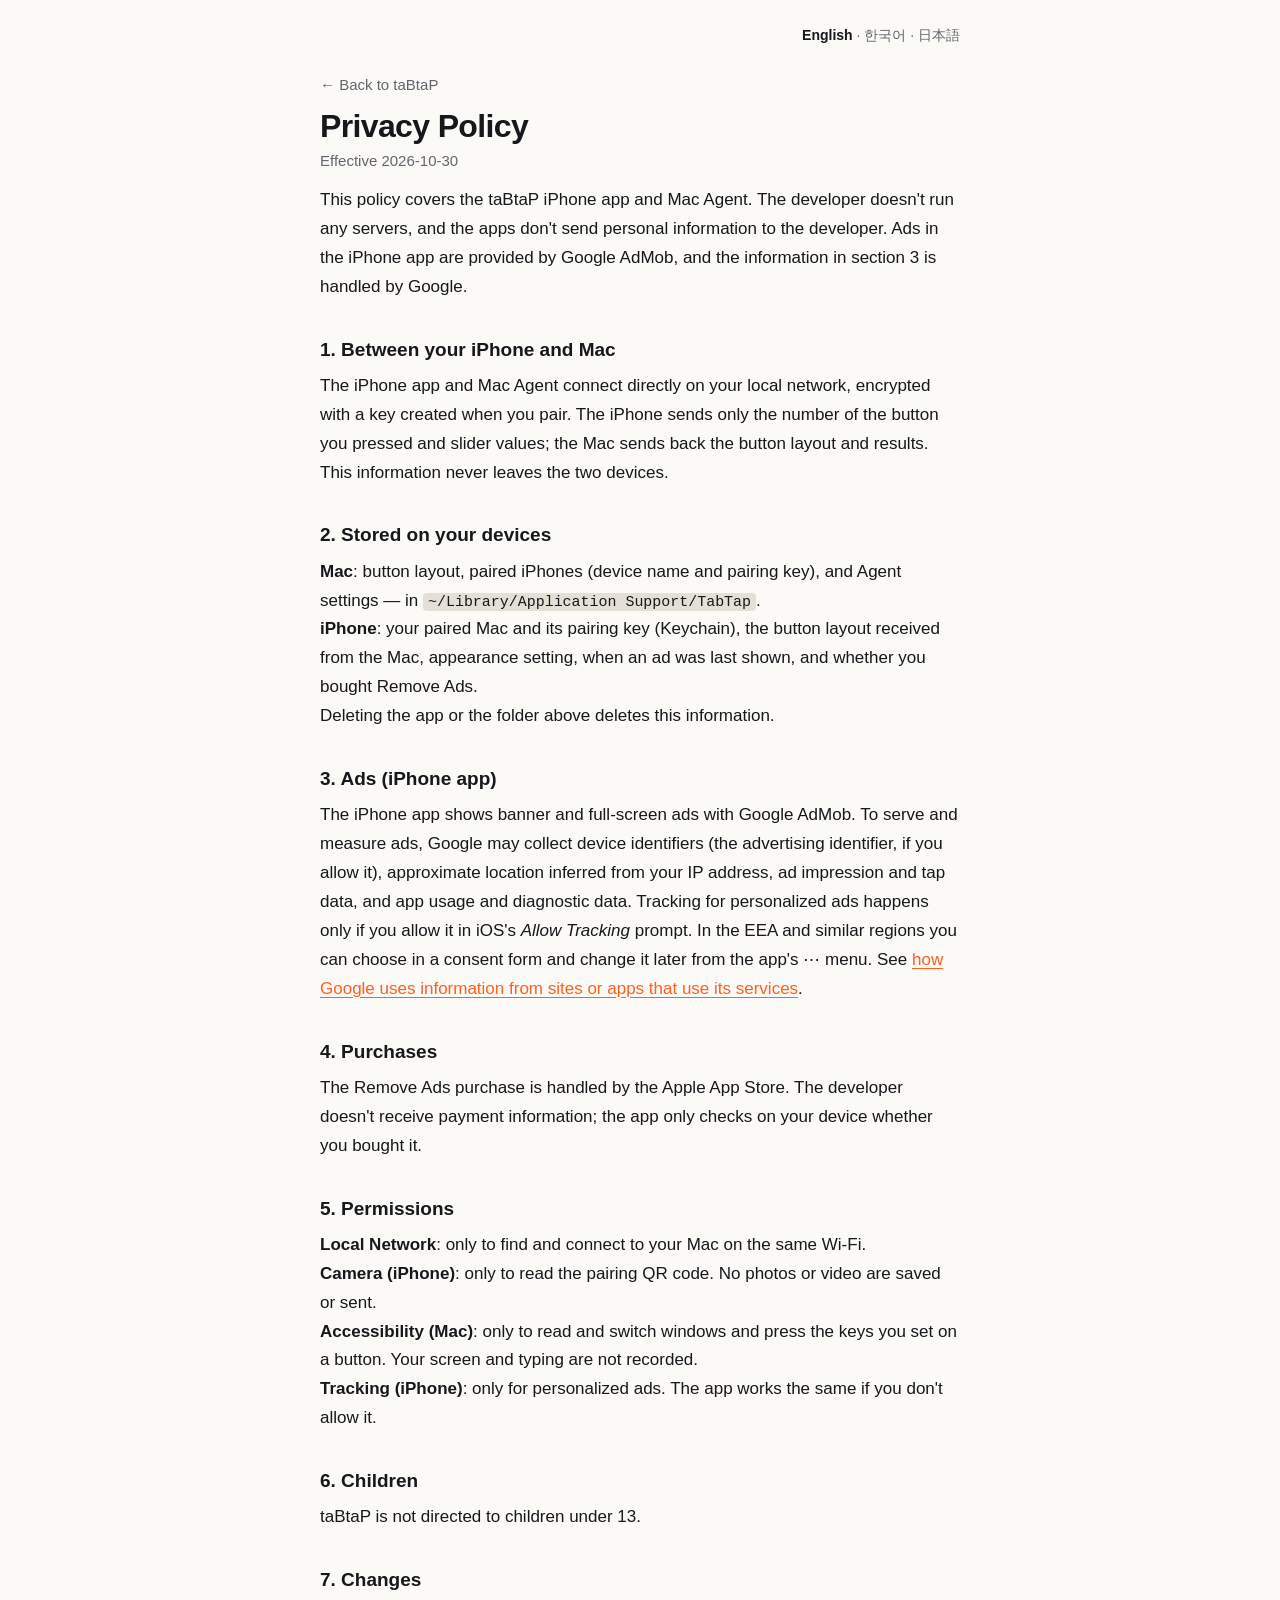
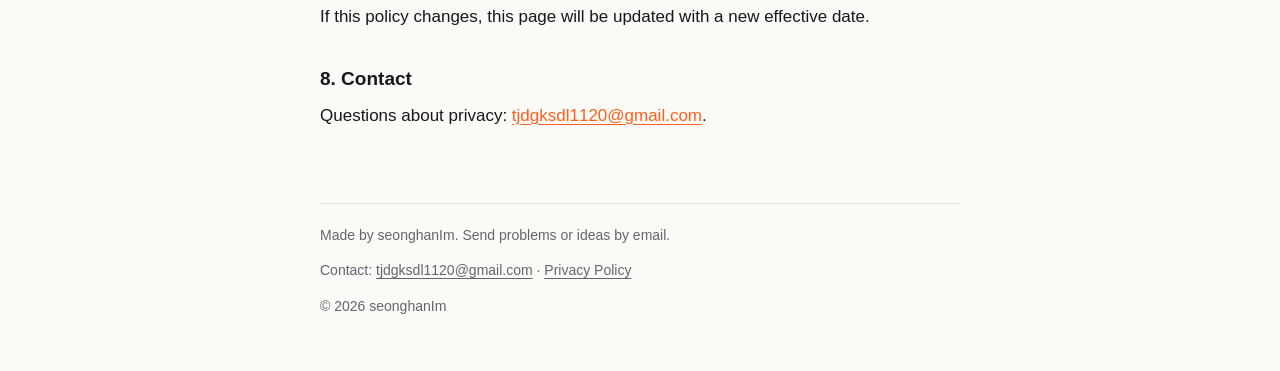
<file: privacy.html>
<!doctype html>
<html lang="en">
<head>
  <meta charset="utf-8">
  <meta name="viewport" content="width=device-width, initial-scale=1">
  <title>Privacy Policy — taBtaP</title>
  <meta name="description" content="Privacy Policy">
  <meta name="color-scheme" content="light dark">
  <meta property="og:title" content="taBtaP">
  <meta property="og:description" content="Privacy Policy">
  <meta property="og:image" content="icon.png">
  <link rel="alternate" hreflang="en" href="privacy.html">
  <link rel="alternate" hreflang="ko" href="ko/privacy.html">
  <link rel="alternate" hreflang="ja" href="ja/privacy.html">
  <link rel="icon" href="icon.png">
  <link rel="apple-touch-icon" href="apple-touch-icon.png">
  <link rel="stylesheet" href="style.css">
</head>
<body>
<main class="doc">
  <nav class="langs" aria-label="Language"><strong>English</strong> · <a href="ko/privacy.html" data-lang="ko">한국어</a> · <a href="ja/privacy.html" data-lang="ja">日本語</a></nav>
  <p class="back"><a href="./">← Back to taBtaP</a></p>
  <h1>Privacy Policy</h1>
  <p class="note">Effective 2026-10-30</p>
    <p>This policy covers the taBtaP iPhone app and Mac Agent. The developer doesn't run any servers, and the apps don't send personal information to the developer. Ads in the iPhone app are provided by Google AdMob, and the information in section 3 is handled by Google.</p>
    <h2>1. Between your iPhone and Mac</h2>
    <p>The iPhone app and Mac Agent connect directly on your local network, encrypted with a key created when you pair. The iPhone sends only the number of the button you pressed and slider values; the Mac sends back the button layout and results. This information never leaves the two devices.</p>
    <h2>2. Stored on your devices</h2>
    <p><strong>Mac</strong>: button layout, paired iPhones (device name and pairing key), and Agent settings — in <code>~/Library/Application Support/TabTap</code>.<br><strong>iPhone</strong>: your paired Mac and its pairing key (Keychain), the button layout received from the Mac, appearance setting, when an ad was last shown, and whether you bought Remove Ads.<br>Deleting the app or the folder above deletes this information.</p>
    <h2>3. Ads (iPhone app)</h2>
    <p>The iPhone app shows banner and full-screen ads with Google AdMob. To serve and measure ads, Google may collect device identifiers (the advertising identifier, if you allow it), approximate location inferred from your IP address, ad impression and tap data, and app usage and diagnostic data. Tracking for personalized ads happens only if you allow it in iOS's <em>Allow Tracking</em> prompt. In the EEA and similar regions you can choose in a consent form and change it later from the app's ⋯ menu. See <a href="https://policies.google.com/technologies/partner-sites">how Google uses information from sites or apps that use its services</a>.</p>
    <h2>4. Purchases</h2>
    <p>The Remove Ads purchase is handled by the Apple App Store. The developer doesn't receive payment information; the app only checks on your device whether you bought it.</p>
    <h2>5. Permissions</h2>
    <p><strong>Local Network</strong>: only to find and connect to your Mac on the same Wi-Fi.<br><strong>Camera (iPhone)</strong>: only to read the pairing QR code. No photos or video are saved or sent.<br><strong>Accessibility (Mac)</strong>: only to read and switch windows and press the keys you set on a button. Your screen and typing are not recorded.<br><strong>Tracking (iPhone)</strong>: only for personalized ads. The app works the same if you don't allow it.</p>
    <h2>6. Children</h2>
    <p>taBtaP is not directed to children under 13.</p>
    <h2>7. Changes</h2>
    <p>If this policy changes, this page will be updated with a new effective date.</p>
    <h2>8. Contact</h2>
    <p>Questions about privacy: <a href="mailto:tjdgksdl1120@gmail.com">tjdgksdl1120@gmail.com</a>.</p>
  <footer>
    <p>Made by seonghanIm. Send problems or ideas by email.</p>
    <p>Contact: <a href="mailto:tjdgksdl1120@gmail.com">tjdgksdl1120@gmail.com</a> · <a href="privacy.html">Privacy Policy</a></p>
    <p>© 2026 seonghanIm</p>
  </footer>
  <script>
  document.querySelectorAll('[data-lang]').forEach(function (a) {
    a.addEventListener('click', function () { try { localStorage.setItem('lang', a.dataset.lang); } catch (e) {} });
  });
  </script>
</main>
</body>
</html>
</file>
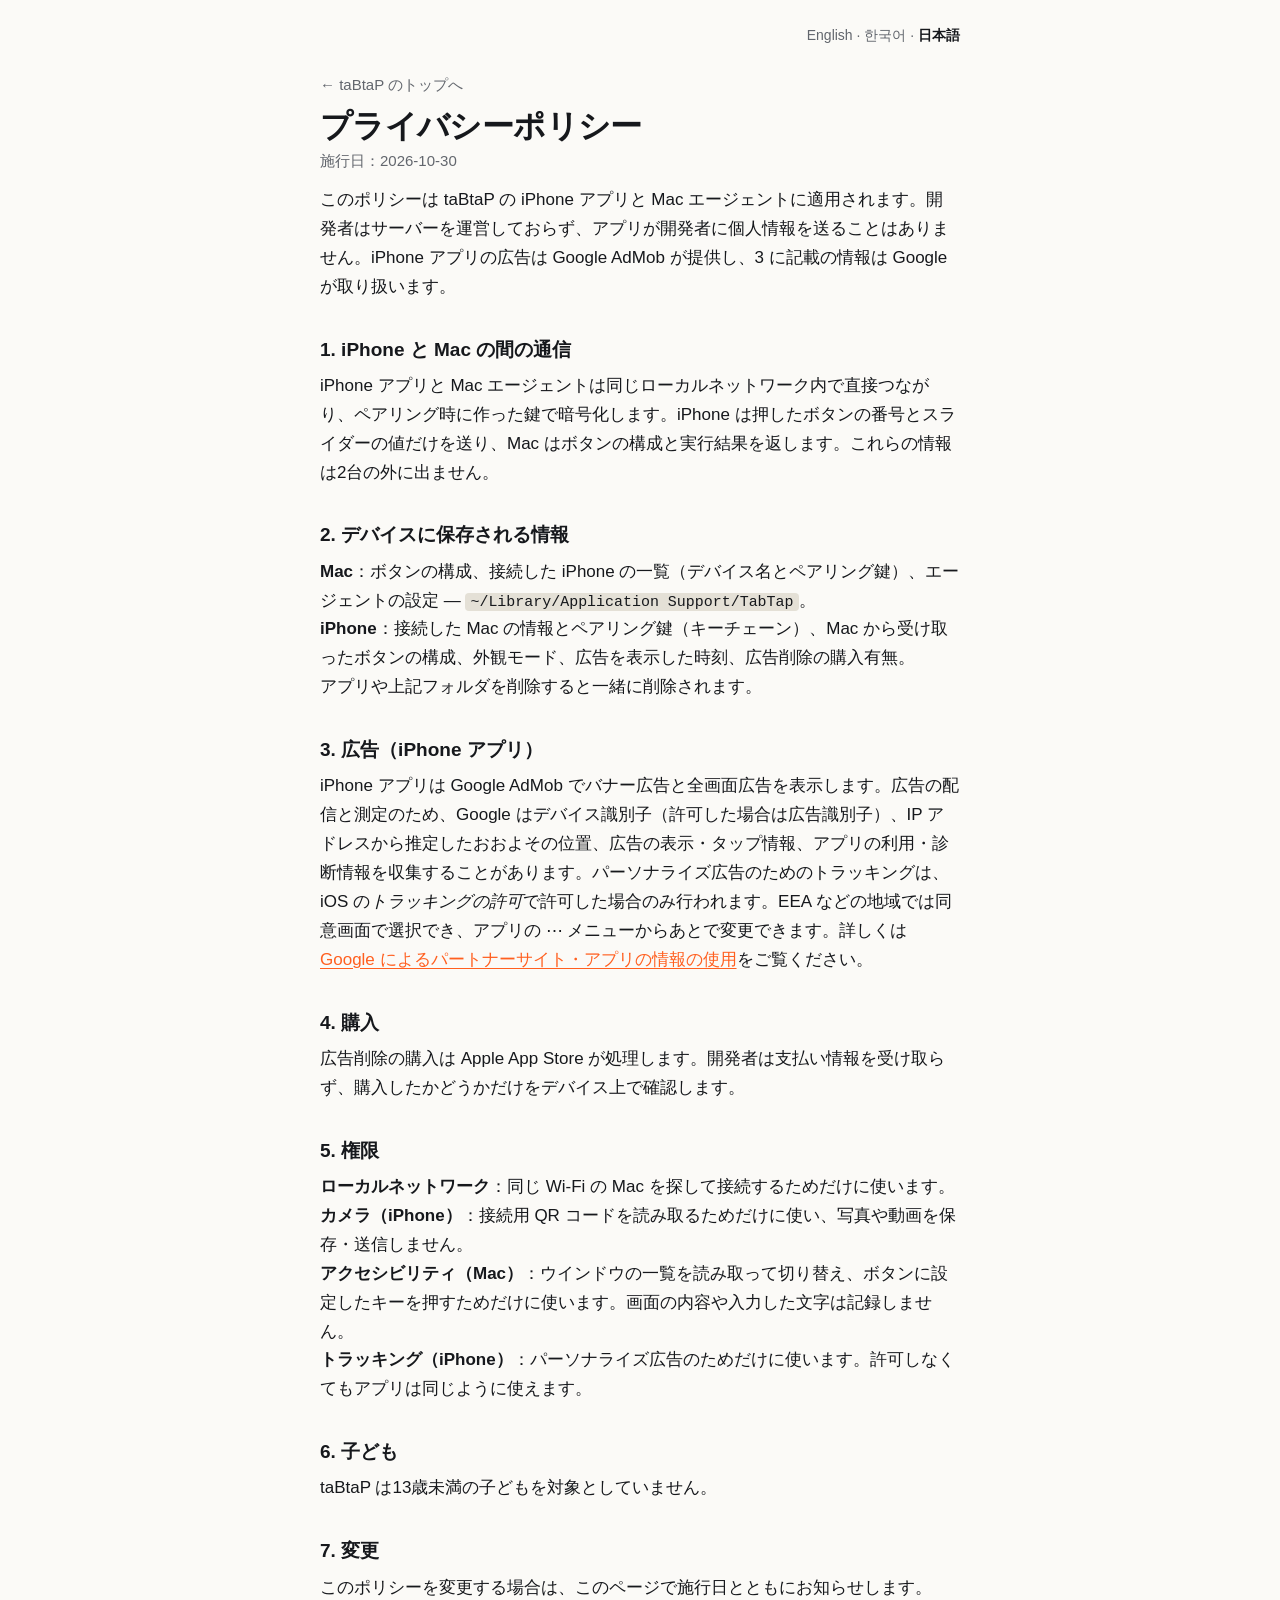
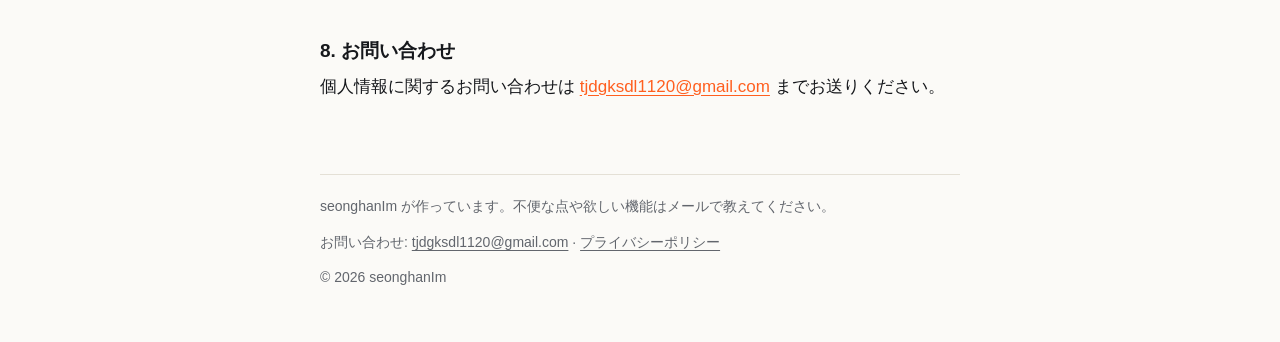
<file: ja/privacy.html>
<!doctype html>
<html lang="ja">
<head>
  <meta charset="utf-8">
  <meta name="viewport" content="width=device-width, initial-scale=1">
  <title>プライバシーポリシー — taBtaP</title>
  <meta name="description" content="プライバシーポリシー">
  <meta name="color-scheme" content="light dark">
  <meta property="og:title" content="taBtaP">
  <meta property="og:description" content="プライバシーポリシー">
  <meta property="og:image" content="../icon.png">
  <link rel="alternate" hreflang="en" href="../privacy.html">
  <link rel="alternate" hreflang="ko" href="../ko/privacy.html">
  <link rel="alternate" hreflang="ja" href="../ja/privacy.html">
  <link rel="icon" href="../icon.png">
  <link rel="apple-touch-icon" href="../apple-touch-icon.png">
  <link rel="stylesheet" href="../style.css">
</head>
<body>
<main class="doc">
  <nav class="langs" aria-label="言語"><a href="../privacy.html" data-lang="en">English</a> · <a href="../ko/privacy.html" data-lang="ko">한국어</a> · <strong>日本語</strong></nav>
  <p class="back"><a href="./">← taBtaP のトップへ</a></p>
  <h1>プライバシーポリシー</h1>
  <p class="note">施行日：2026-10-30</p>
    <p>このポリシーは taBtaP の iPhone アプリと Mac エージェントに適用されます。開発者はサーバーを運営しておらず、アプリが開発者に個人情報を送ることはありません。iPhone アプリの広告は Google AdMob が提供し、3 に記載の情報は Google が取り扱います。</p>
    <h2>1. iPhone と Mac の間の通信</h2>
    <p>iPhone アプリと Mac エージェントは同じローカルネットワーク内で直接つながり、ペアリング時に作った鍵で暗号化します。iPhone は押したボタンの番号とスライダーの値だけを送り、Mac はボタンの構成と実行結果を返します。これらの情報は2台の外に出ません。</p>
    <h2>2. デバイスに保存される情報</h2>
    <p><strong>Mac</strong>：ボタンの構成、接続した iPhone の一覧（デバイス名とペアリング鍵）、エージェントの設定 — <code>~/Library/Application Support/TabTap</code>。<br><strong>iPhone</strong>：接続した Mac の情報とペアリング鍵（キーチェーン）、Mac から受け取ったボタンの構成、外観モード、広告を表示した時刻、広告削除の購入有無。<br>アプリや上記フォルダを削除すると一緒に削除されます。</p>
    <h2>3. 広告（iPhone アプリ）</h2>
    <p>iPhone アプリは Google AdMob でバナー広告と全画面広告を表示します。広告の配信と測定のため、Google はデバイス識別子（許可した場合は広告識別子）、IP アドレスから推定したおおよその位置、広告の表示・タップ情報、アプリの利用・診断情報を収集することがあります。パーソナライズ広告のためのトラッキングは、iOS の<em>トラッキングの許可</em>で許可した場合のみ行われます。EEA などの地域では同意画面で選択でき、アプリの ⋯ メニューからあとで変更できます。詳しくは <a href="https://policies.google.com/technologies/partner-sites">Google によるパートナーサイト・アプリの情報の使用</a>をご覧ください。</p>
    <h2>4. 購入</h2>
    <p>広告削除の購入は Apple App Store が処理します。開発者は支払い情報を受け取らず、購入したかどうかだけをデバイス上で確認します。</p>
    <h2>5. 権限</h2>
    <p><strong>ローカルネットワーク</strong>：同じ Wi-Fi の Mac を探して接続するためだけに使います。<br><strong>カメラ（iPhone）</strong>：接続用 QR コードを読み取るためだけに使い、写真や動画を保存・送信しません。<br><strong>アクセシビリティ（Mac）</strong>：ウインドウの一覧を読み取って切り替え、ボタンに設定したキーを押すためだけに使います。画面の内容や入力した文字は記録しません。<br><strong>トラッキング（iPhone）</strong>：パーソナライズ広告のためだけに使います。許可しなくてもアプリは同じように使えます。</p>
    <h2>6. 子ども</h2>
    <p>taBtaP は13歳未満の子どもを対象としていません。</p>
    <h2>7. 変更</h2>
    <p>このポリシーを変更する場合は、このページで施行日とともにお知らせします。</p>
    <h2>8. お問い合わせ</h2>
    <p>個人情報に関するお問い合わせは <a href="mailto:tjdgksdl1120@gmail.com">tjdgksdl1120@gmail.com</a> までお送りください。</p>
  <footer>
    <p>seonghanIm が作っています。不便な点や欲しい機能はメールで教えてください。</p>
    <p>お問い合わせ: <a href="mailto:tjdgksdl1120@gmail.com">tjdgksdl1120@gmail.com</a> · <a href="../ja/privacy.html">プライバシーポリシー</a></p>
    <p>© 2026 seonghanIm</p>
  </footer>
  <script>
  document.querySelectorAll('[data-lang]').forEach(function (a) {
    a.addEventListener('click', function () { try { localStorage.setItem('lang', a.dataset.lang); } catch (e) {} });
  });
  </script>
</main>
</body>
</html>
</file>
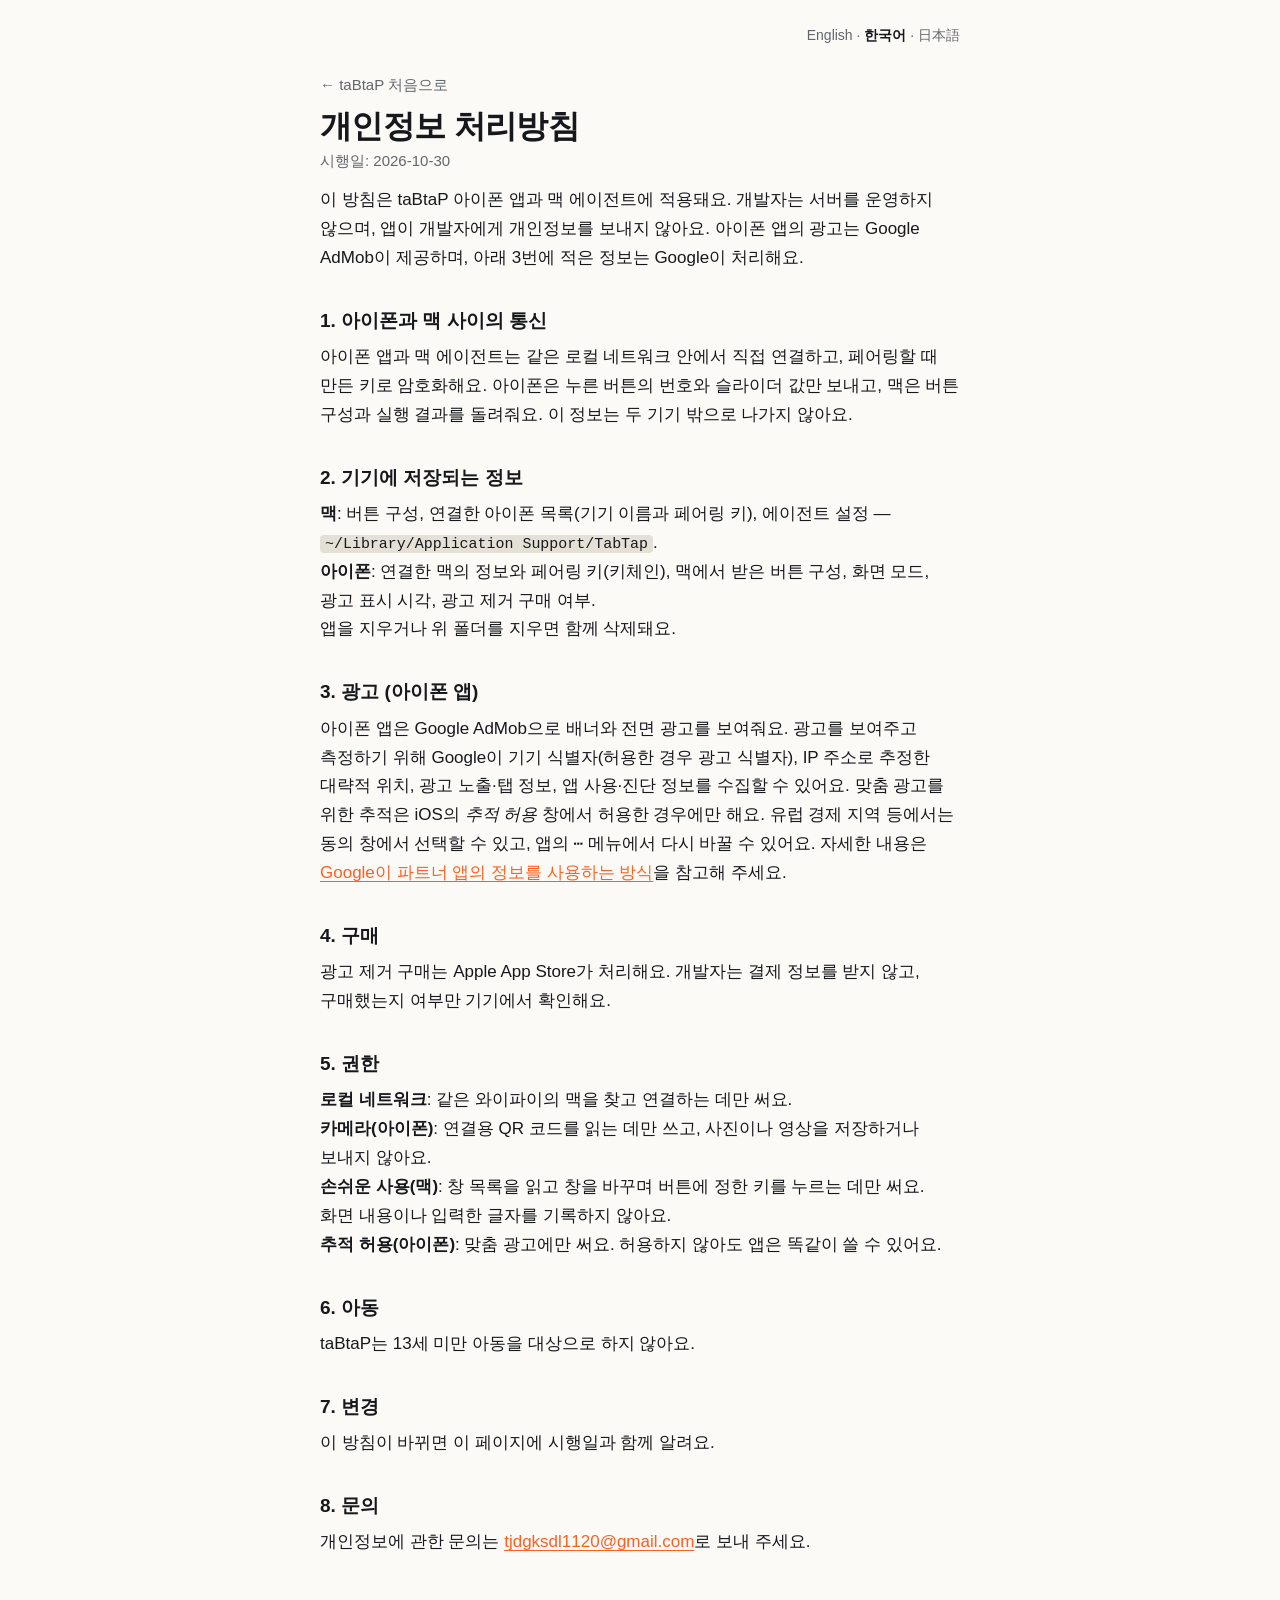
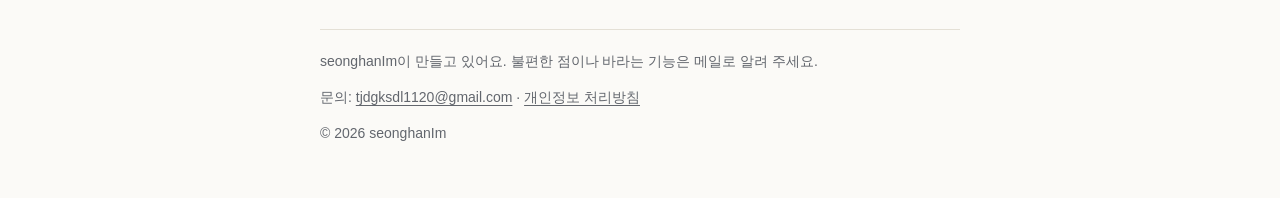
<file: ko/privacy.html>
<!doctype html>
<html lang="ko">
<head>
  <meta charset="utf-8">
  <meta name="viewport" content="width=device-width, initial-scale=1">
  <title>개인정보 처리방침 — taBtaP</title>
  <meta name="description" content="개인정보 처리방침">
  <meta name="color-scheme" content="light dark">
  <meta property="og:title" content="taBtaP">
  <meta property="og:description" content="개인정보 처리방침">
  <meta property="og:image" content="../icon.png">
  <link rel="alternate" hreflang="en" href="../privacy.html">
  <link rel="alternate" hreflang="ko" href="../ko/privacy.html">
  <link rel="alternate" hreflang="ja" href="../ja/privacy.html">
  <link rel="icon" href="../icon.png">
  <link rel="apple-touch-icon" href="../apple-touch-icon.png">
  <link rel="stylesheet" href="../style.css">
</head>
<body>
<main class="doc">
  <nav class="langs" aria-label="언어"><a href="../privacy.html" data-lang="en">English</a> · <strong>한국어</strong> · <a href="../ja/privacy.html" data-lang="ja">日本語</a></nav>
  <p class="back"><a href="./">← taBtaP 처음으로</a></p>
  <h1>개인정보 처리방침</h1>
  <p class="note">시행일: 2026-10-30</p>
    <p>이 방침은 taBtaP 아이폰 앱과 맥 에이전트에 적용돼요. 개발자는 서버를 운영하지 않으며, 앱이 개발자에게 개인정보를 보내지 않아요. 아이폰 앱의 광고는 Google AdMob이 제공하며, 아래 3번에 적은 정보는 Google이 처리해요.</p>
    <h2>1. 아이폰과 맥 사이의 통신</h2>
    <p>아이폰 앱과 맥 에이전트는 같은 로컬 네트워크 안에서 직접 연결하고, 페어링할 때 만든 키로 암호화해요. 아이폰은 누른 버튼의 번호와 슬라이더 값만 보내고, 맥은 버튼 구성과 실행 결과를 돌려줘요. 이 정보는 두 기기 밖으로 나가지 않아요.</p>
    <h2>2. 기기에 저장되는 정보</h2>
    <p><strong>맥</strong>: 버튼 구성, 연결한 아이폰 목록(기기 이름과 페어링 키), 에이전트 설정 — <code>~/Library/Application Support/TabTap</code>.<br><strong>아이폰</strong>: 연결한 맥의 정보와 페어링 키(키체인), 맥에서 받은 버튼 구성, 화면 모드, 광고 표시 시각, 광고 제거 구매 여부.<br>앱을 지우거나 위 폴더를 지우면 함께 삭제돼요.</p>
    <h2>3. 광고 (아이폰 앱)</h2>
    <p>아이폰 앱은 Google AdMob으로 배너와 전면 광고를 보여줘요. 광고를 보여주고 측정하기 위해 Google이 기기 식별자(허용한 경우 광고 식별자), IP 주소로 추정한 대략적 위치, 광고 노출·탭 정보, 앱 사용·진단 정보를 수집할 수 있어요. 맞춤 광고를 위한 추적은 iOS의 <em>추적 허용</em> 창에서 허용한 경우에만 해요. 유럽 경제 지역 등에서는 동의 창에서 선택할 수 있고, 앱의 ⋯ 메뉴에서 다시 바꿀 수 있어요. 자세한 내용은 <a href="https://policies.google.com/technologies/partner-sites">Google이 파트너 앱의 정보를 사용하는 방식</a>을 참고해 주세요.</p>
    <h2>4. 구매</h2>
    <p>광고 제거 구매는 Apple App Store가 처리해요. 개발자는 결제 정보를 받지 않고, 구매했는지 여부만 기기에서 확인해요.</p>
    <h2>5. 권한</h2>
    <p><strong>로컬 네트워크</strong>: 같은 와이파이의 맥을 찾고 연결하는 데만 써요.<br><strong>카메라(아이폰)</strong>: 연결용 QR 코드를 읽는 데만 쓰고, 사진이나 영상을 저장하거나 보내지 않아요.<br><strong>손쉬운 사용(맥)</strong>: 창 목록을 읽고 창을 바꾸며 버튼에 정한 키를 누르는 데만 써요. 화면 내용이나 입력한 글자를 기록하지 않아요.<br><strong>추적 허용(아이폰)</strong>: 맞춤 광고에만 써요. 허용하지 않아도 앱은 똑같이 쓸 수 있어요.</p>
    <h2>6. 아동</h2>
    <p>taBtaP는 13세 미만 아동을 대상으로 하지 않아요.</p>
    <h2>7. 변경</h2>
    <p>이 방침이 바뀌면 이 페이지에 시행일과 함께 알려요.</p>
    <h2>8. 문의</h2>
    <p>개인정보에 관한 문의는 <a href="mailto:tjdgksdl1120@gmail.com">tjdgksdl1120@gmail.com</a>로 보내 주세요.</p>
  <footer>
    <p>seonghanIm이 만들고 있어요. 불편한 점이나 바라는 기능은 메일로 알려 주세요.</p>
    <p>문의: <a href="mailto:tjdgksdl1120@gmail.com">tjdgksdl1120@gmail.com</a> · <a href="../ko/privacy.html">개인정보 처리방침</a></p>
    <p>© 2026 seonghanIm</p>
  </footer>
  <script>
  document.querySelectorAll('[data-lang]').forEach(function (a) {
    a.addEventListener('click', function () { try { localStorage.setItem('lang', a.dataset.lang); } catch (e) {} });
  });
  </script>
</main>
</body>
</html>
</file>
<file: style.css>
:root {
  --bg: #FBFAF7;
  --text: #16181C;
  --muted: #62666D;
  --line: #E4E0D6;
  --accent: #FF5F1F;
  --device: #16181C;
  --screen: #FFFFFF;
  --tile: #F1EFEA;
  --tile-text: #16181C;
}

@media (prefers-color-scheme: dark) {
  :root {
    --bg: #141518;
    --text: #EDEBE6;
    --muted: #A0A3A9;
    --line: #2B2E33;
    --device: #000000;
    --screen: #1C1D21;
    --tile: #2A2C31;
    --tile-text: #EDEBE6;
  }
}

* { box-sizing: border-box; }

html { -webkit-text-size-adjust: 100%; }

body {
  margin: 0;
  background: var(--bg);
  color: var(--text);
  font: 17px/1.7 -apple-system, BlinkMacSystemFont, "Helvetica Neue", "Apple SD Gothic Neo", "Hiragino Sans", "Noto Sans KR", "Noto Sans JP", sans-serif;
  overflow-wrap: break-word;
}

/* 한국어는 어절 단위로 줄을 바꾼다. 띄어쓰기가 없는 일본어에 쓰면 줄이 넘친다. */
html:lang(ko) body { word-break: keep-all; }

main {
  max-width: 680px;
  margin: 0 auto;
  padding: 56px 20px 40px;
}

a { color: var(--accent); text-underline-offset: 3px; }

/* 언어 바꾸기: 맨 위 오른쪽 */
.langs {
  text-align: right;
  margin: -32px 0 24px;
  font-size: 14px;
  color: var(--muted);
}

.langs a { color: var(--muted); text-decoration: none; }
.langs a:hover { color: var(--text); }
.langs strong { color: var(--text); font-weight: 600; }

header .icon { border-radius: 16px; display: block; }

h1 {
  font-size: 40px;
  line-height: 1.1;
  letter-spacing: -0.02em;
  margin: 20px 0 4px;
}

h1 .hi { color: var(--accent); }

.tagline { margin: 0; color: var(--muted); font-size: 19px; }

.intro { font-size: 19px; margin: 28px 0; }

.cta { margin: 0; display: flex; flex-wrap: wrap; align-items: center; gap: 8px 16px; }

.download {
  display: inline-block;
  background: var(--accent);
  color: #fff;
  text-decoration: none;
  font-weight: 650;
  padding: 11px 20px;
  border-radius: 10px;
}

.download:hover { filter: brightness(1.06); }

.download.secondary {
  background: transparent;
  color: var(--accent);
  box-shadow: inset 0 0 0 1.5px var(--accent);
}

.cta + .cta { margin-top: 12px; }

.meta, .note { color: var(--muted); font-size: 15px; }

.note { margin: 8px 0 0; }

/* 실제 앱 화면 구성(상태 바 + 4×2 버튼)을 그대로 그린다. */
.device {
  margin: 48px 0 8px;
  background: var(--device);
  border-radius: 34px;
  padding: 12px;
  aspect-ratio: 19.5 / 9;
  max-width: 640px;
}

.screen {
  height: 100%;
  background: var(--screen);
  border-radius: 24px;
  padding: 3% 4%;
  display: flex;
  flex-direction: column;
  gap: 3%;
}

.bar {
  display: flex;
  align-items: center;
  gap: 6px;
  font-size: clamp(9px, 1.9vw, 13px);
  color: var(--muted);
}

.bar .dot { width: 7px; height: 7px; border-radius: 50%; background: #34C759; }
.bar .more { margin-left: auto; }

.grid {
  flex: 1;
  display: grid;
  grid-template-columns: repeat(4, 1fr);
  grid-template-rows: repeat(2, 1fr);
  gap: 3%;
}

/* 실제 앱처럼 아이콘 위, 이름 아래, 실행 중이면 점. 아이콘은 칸의 짧은 변에 맞춘다. */
.tile {
  background: var(--tile);
  color: var(--tile-text);
  border-radius: 12px;
  display: flex;
  flex-direction: column;
  align-items: center;
  justify-content: center;
  gap: 4%;
  padding: 4px;
  min-width: 0;
  container-type: size;
}

.tile .art { width: 42cqmin; height: 42cqmin; display: block; }
.tile .art img, .tile .art svg { width: 100%; height: 100%; display: block; }
.tile .art svg { padding: 6%; }

.tile .label {
  font-size: clamp(9px, 1.7vw, 12px);
  white-space: nowrap;
  overflow: hidden;
  text-overflow: ellipsis;
  max-width: 100%;
}

.tile .run { width: 4px; height: 4px; border-radius: 50%; background: var(--muted); opacity: 0; }
.tile.running .run { opacity: 1; }

.tile.front { outline: 2px solid var(--accent); outline-offset: -2px; }
.tile.front .label { font-weight: 600; }

article h2 {
  font-size: 24px;
  letter-spacing: -0.01em;
  line-height: 1.3;
  margin: 56px 0 8px;
}

article h3 { font-size: 17px; margin: 28px 0 4px; }
article h3 + p { margin-top: 0; }

article p { margin: 0 0 12px; }

ol, ul { padding-left: 22px; margin: 0 0 12px; }
li { margin-bottom: 6px; }

kbd {
  display: inline-block;
  min-width: 1.6em;
  padding: 0 5px;
  margin: 0 1px;
  border: 1px solid var(--line);
  border-bottom-width: 2px;
  border-radius: 5px;
  font: 600 0.9em/1.5 inherit;
  text-align: center;
}

code { font-size: 0.88em; background: var(--line); padding: 1px 5px; border-radius: 4px; }

footer {
  margin-top: 72px;
  padding-top: 20px;
  border-top: 1px solid var(--line);
  color: var(--muted);
  font-size: 14px;
}

footer p { margin: 0 0 6px; }
footer a { color: var(--muted); }

.doc h1 { font-size: 32px; margin-top: 8px; }
.doc h2 { font-size: 19px; margin: 32px 0 6px; }
.doc p { margin: 0 0 12px; }
.back { margin: 0; font-size: 15px; }
.back a { color: var(--muted); text-decoration: none; }

@media (max-width: 520px) {
  main { padding-top: 36px; }
  .langs { margin-top: -20px; }
  h1 { font-size: 34px; }
  .intro { font-size: 18px; }
  .device { border-radius: 22px; padding: 8px; }
  .screen { border-radius: 15px; }
  .tile { border-radius: 8px; }
}
</file>
